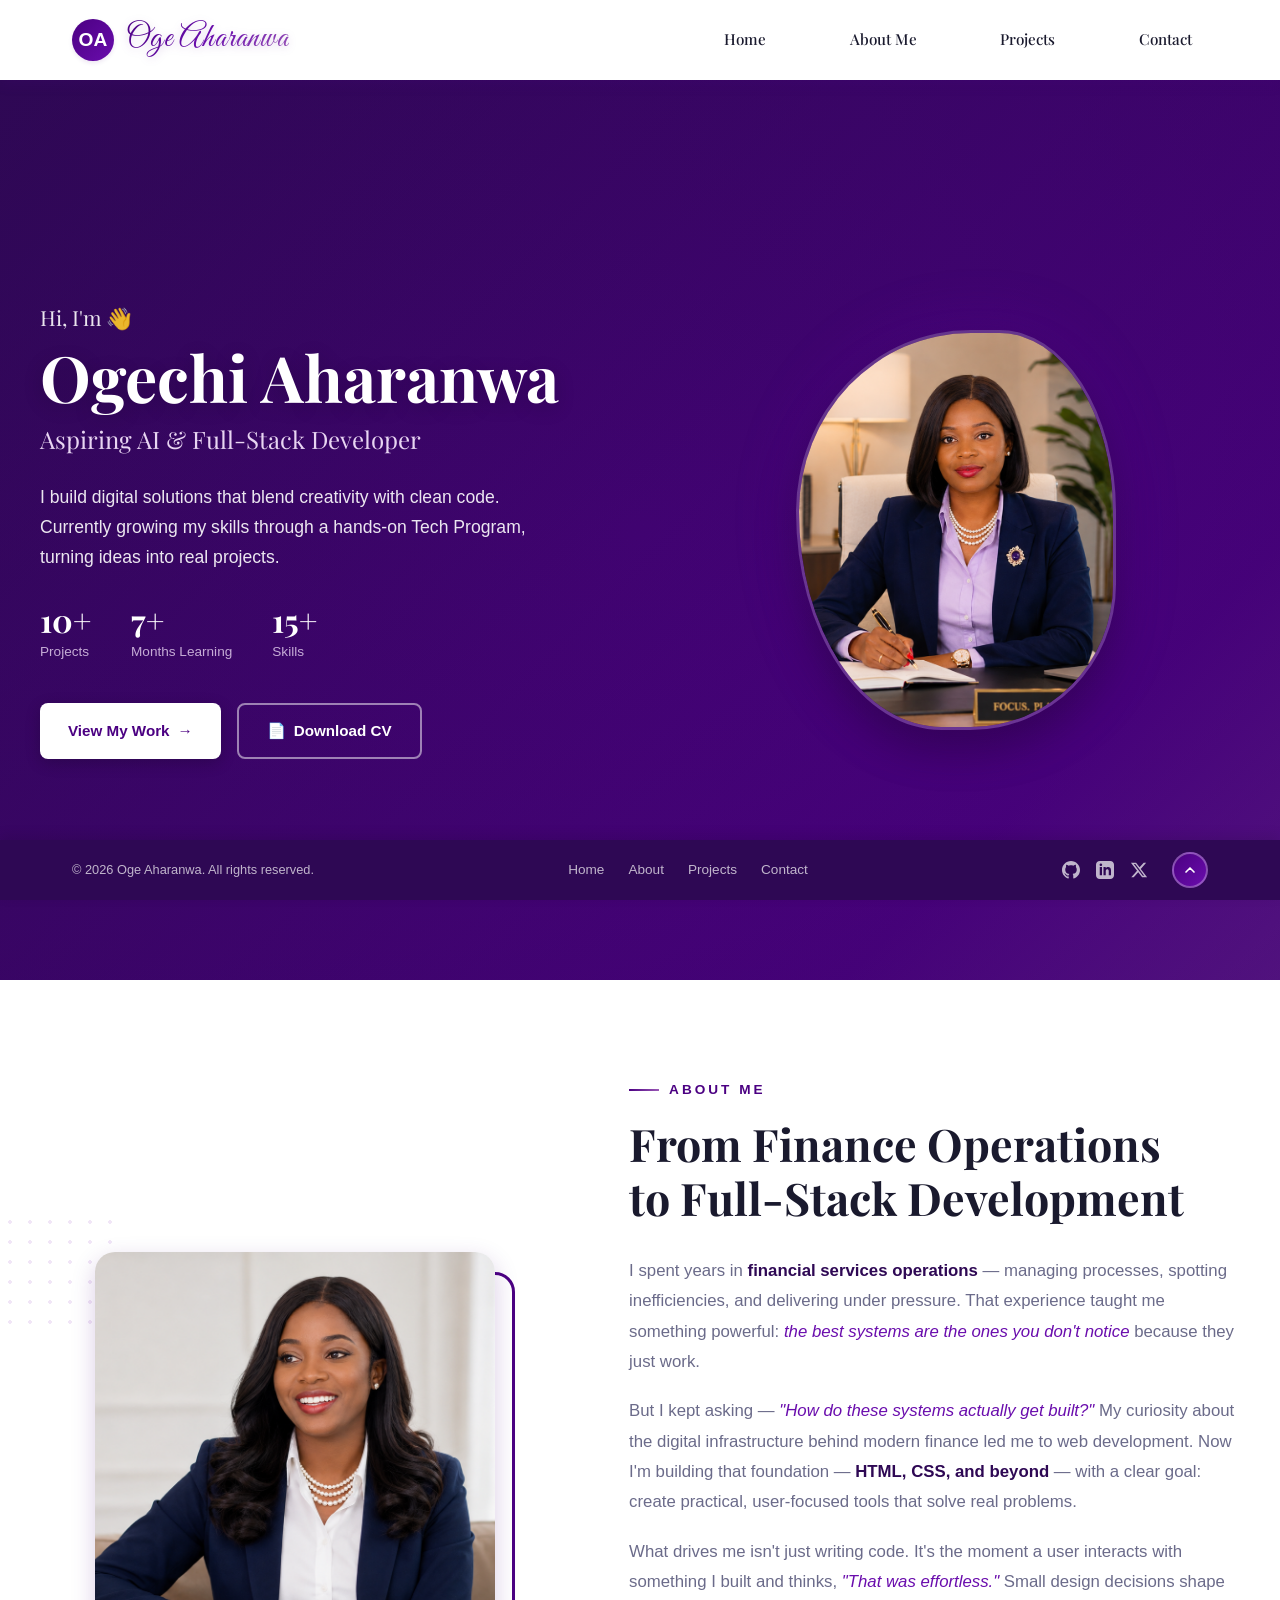
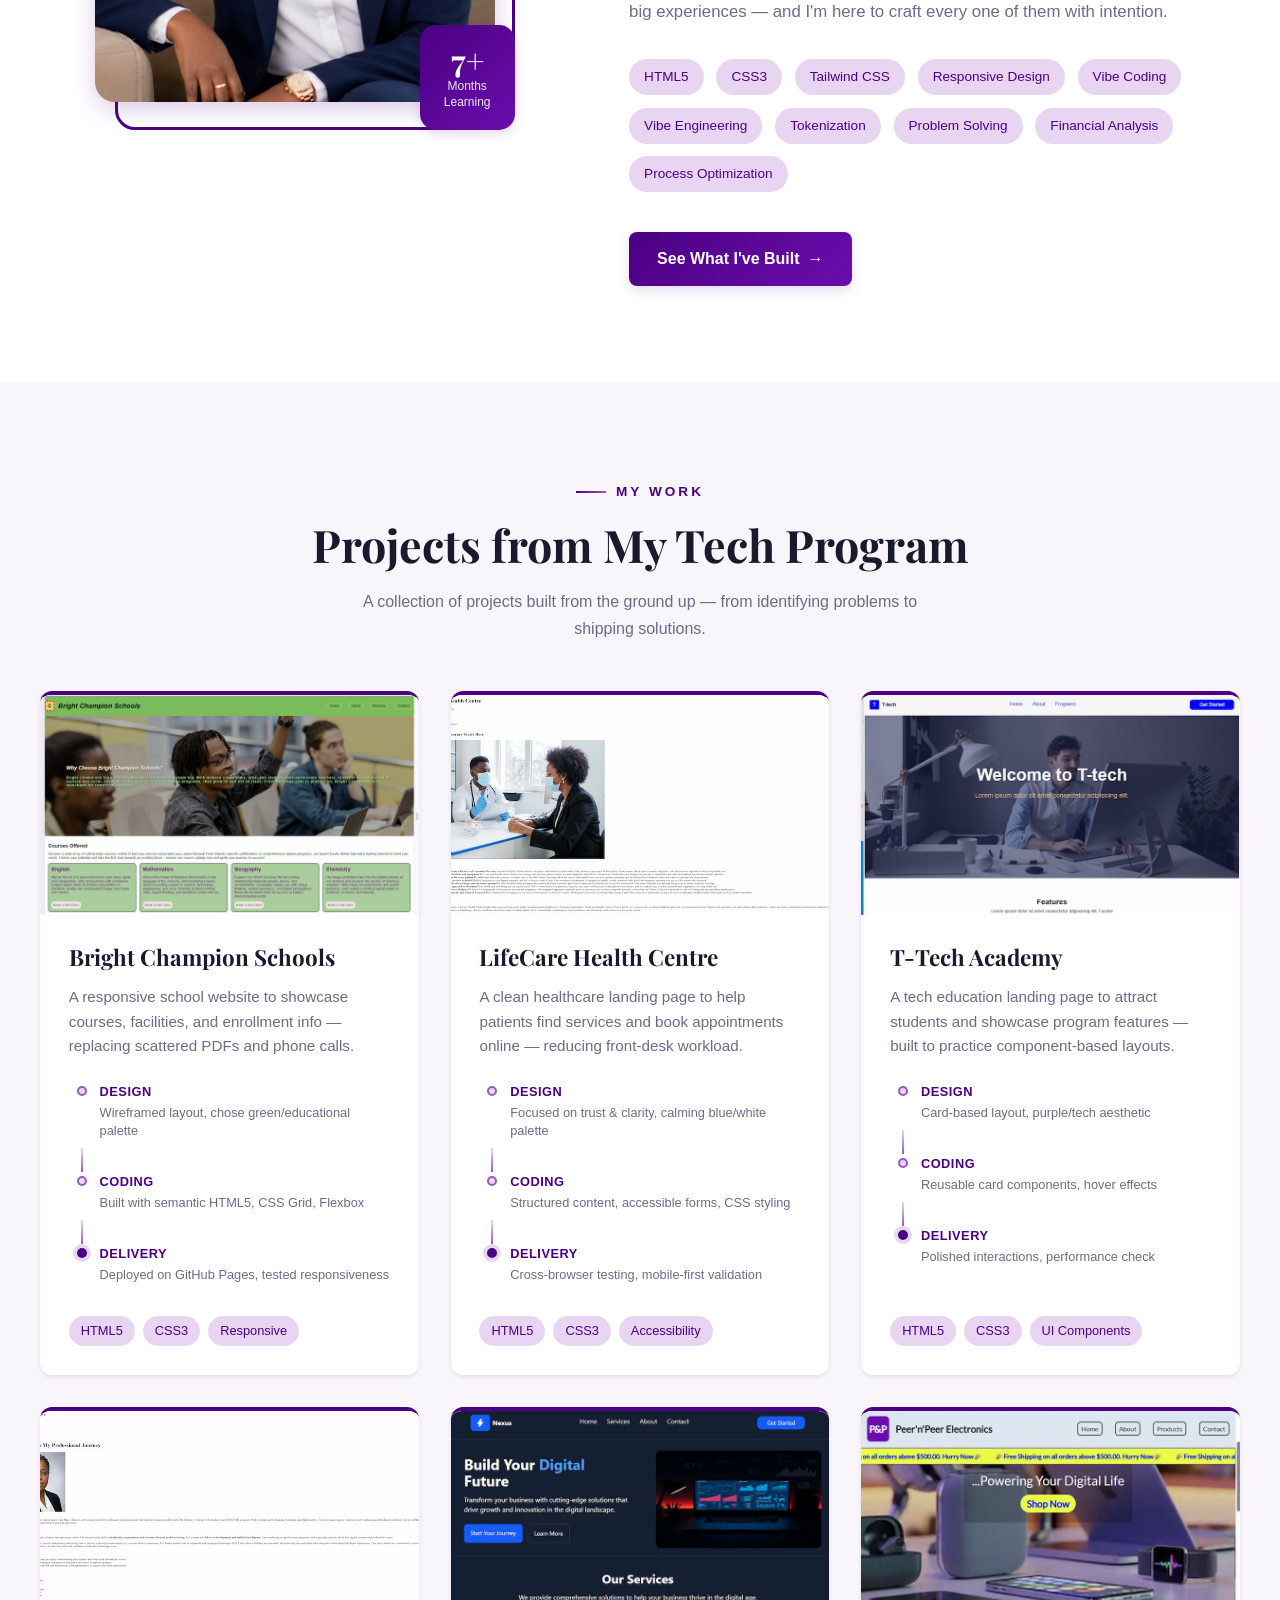
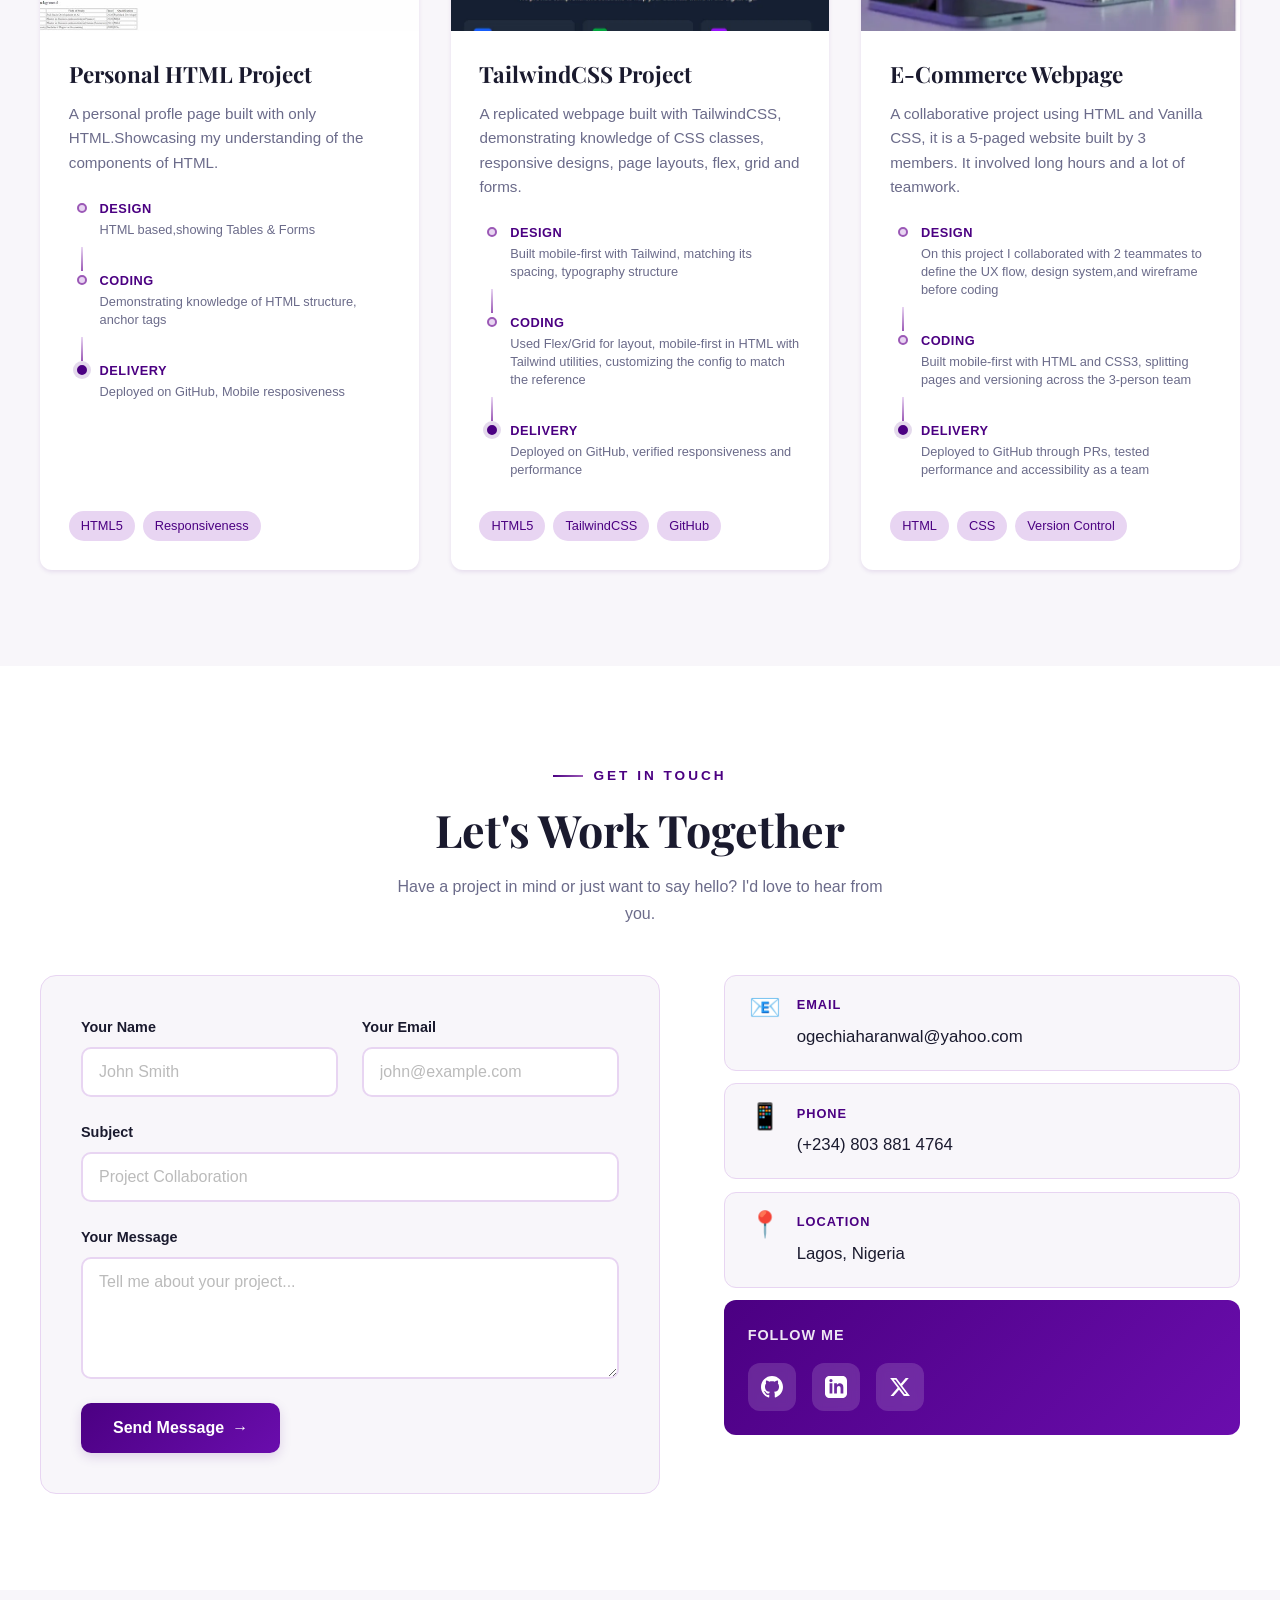
<file: index.html>
<!DOCTYPE html>
<html lang="en">
<head>
    <meta charset="UTF-8">
    <meta name="viewport" content="width=device-width, initial-scale=1.0">
    <title>My Portfolio</title>

    <!-- ============================================
         GOOGLE FONTS PRECONNECT
         ============================================
         These two lines help fonts load faster by 
         setting up a connection to Google's servers
         before the actual font request happens.
    -->
    <link rel="preconnect" href="https://fonts.googleapis.com">
    <link rel="preconnect" href="https://fonts.gstatic.com" crossorigin>

    <!-- ============================================
         LINKING THE EXTERNAL CSS FILE
         ============================================
         This line connects your HTML to the styles.css file.
         Both files should be in the SAME folder for this 
         relative path to work.

         If your CSS is in a "css" subfolder, use:
         href="css/styles.css"
    -->
    <link rel="stylesheet" href="index.css">

</head>
<body>
    <main>

    <!-- ============================================
         NAVIGATION BAR
         ============================================
         - Sticky: stays at top when scrolling
         - Contains: Logo + Name (left) | Nav Links (right)
         - Responsive: Hamburger on mobile, flex row on desktop
    -->
    <nav class="navbar" id="navbar">
        <div class="navbar-inner">
        <!-- Logo & Name (Top Left) -->
            <a href="#home" class="nav-brand">
            <!-- Circular logo with initials -->
            <div class="nav-logo">OA</div>
            <!-- Your name in CALLIGRAPHY -->
            <span class="nav-name">Oge Aharanwa    </span>
            </a>

        <!-- Hamburger Menu Button (Mobile Only) -->
            <button class="hamburger" id="hamburger" aria-label="Toggle navigation menu">
            <span></span>  <!-- Top line -->
            <span></span>  <!-- Middle line -->
            <span></span>  <!-- Bottom line -->
            </button>

        <!-- Navigation Links -->
            <ul class="nav-links" id="navLinks">
            <!-- Each link scrolls to a section on the page -->
            <li><a href="#home">Home</a></li>
            <li><a href="#about">About Me</a>
            </li>
            <li><a href="#projects">Projects</a></li>
            <li><a href="#contact">Contact</a></li>
            </ul>
        </div>
    </nav>

    <!-- ============================================
     HERO SECTION
     ============================================
     Full viewport height (100vh) with animated 
     purple gradient background.

     Layout: Two columns on desktop
     - Left: Text content (greeting, name, tagline, 
       description, stats, CTA buttons)
     - Right: Profile image with purple glow effect

     Responsive: Stacks vertically on mobile
     ============================================ -->
<section id="home" class="hero">

    <!-- Animated gradient background layers -->
    <div class="hero-bg"></div>
    <div class="hero-bg-overlay"></div>

    <!-- Main content container -->
    <div class="hero-container">

        <!-- LEFT COLUMN: Text Content -->
        <div class="hero-content">

            <!-- Greeting with wave emoji -->
            <p class="hero-greeting">Hi, I'm <span class="wave">👋</span></p>

            <!-- Name - Big, bold, clean font -->
            <h1 class="hero-name">Ogechi Aharanwa</h1>

            <!-- Role / Tagline -->
            <p class="hero-role">Aspiring AI & Full-Stack Developer</p>

            <!-- Description paragraph -->
            <p class="hero-description">
                I build digital solutions that blend creativity with clean code. 
                Currently growing my skills through a hands-on Tech Program, 
                turning ideas into real projects.
            </p>

            <!-- Stats row -->
            <div class="hero-stats">
                <div class="stat-item">
                    <span class="stat-number">10+</span>
                    <span class="stat-label">Projects</span>
                </div>
                <div class="stat-item">
                    <span class="stat-number">7+</span>
                    <span class="stat-label">Months Learning</span>
                </div>
                <div class="stat-item">
                    <span class="stat-number">15+</span>
                    <span class="stat-label">Skills</span>
                </div>
            </div>

            <!-- CTA Buttons -->
            <div class="hero-buttons">
                <!-- Primary: White bg, purple text -->
                <a href="#projects" class="btn btn-primary">
                    View My Work <span class="arrow">→</span>
                </a>
                <!-- Secondary: Transparent, white border -->
                <a href="./files/cv-ogechi-aharanwa.pdf" class="btn btn-secondary" target="_blank" rel="noopener noreferrer">
                    <span class="icon">📄</span> Download CV
                </a>
            </div>

        </div>

        <!-- RIGHT COLUMN: Profile Image -->
        <div class="hero-image-wrapper">
            <!-- Purple glow behind image -->
            <div class="image-glow"></div>
            <!-- Profile image with rounded blob shape -->
            <div class="hero-image">
                <!-- Replace 'your-photo.jpg' with your actual image file -->
                <img src="./images/hero-img.tailwindcss.png" alt="Ogechi Aharanwa - Aspiring Full-Stack Developer">
            </div>
        </div>

    </div>

</section>

<!--ABOUT ME SECTION
     Two-column layout: Image/Visual left, Text right.
     Highlights your journey from finance to tech.-->
<section id="about" class="about">

    <div class="about-container">

        <!-- LEFT COLUMN: Visual Element -->
        <div class="about-visual">
            <!-- Decorative frame with purple accent -->
            <div class="about-frame">
                <!-- Replace 'about-photo.jpg' with your actual image -->
                <img src="./images/Mee2.png" alt="Ogechi working">
                <!-- Floating badge with experience -->
                <div class="about-badge">
                    <span class="badge-number">7+</span>
                    <span class="badge-text">Months<br>Learning</span>
                </div>
            </div>
            <!-- Decorative dots pattern -->
            <div class="about-dots"></div>
        </div>

        <!-- RIGHT COLUMN: Text Content -->
        <div class="about-content">

            <!-- Section label -->
            <span class="section-label">About Me</span>

            <!-- Headline -->
            <h2 class="about-headline">
                From Finance Operations<br>to Full-Stack Development
            </h2>

            <!-- Bio paragraphs -->
            <div class="about-bio">
                <p>
                    I spent years in <strong>financial services operations</strong> — managing processes, 
                    spotting inefficiencies, and delivering under pressure. That experience taught me 
                    something powerful: <em>the best systems are the ones you don't notice</em> because 
                    they just work.
                </p>

                <p>
                    But I kept asking — <em>"How do these systems actually get built?"</em> My curiosity 
                    about the digital infrastructure behind modern finance led me to web development. 
                    Now I'm building that foundation — <strong>HTML, CSS, and beyond</strong> — with a 
                    clear goal: create practical, user-focused tools that solve real problems.
                </p>

                <p>
                    What drives me isn't just writing code. It's the moment a user interacts with 
                    something I built and thinks, <em>"That was effortless."</em> Small design decisions 
                    shape big experiences — and I'm here to craft every one of them with intention.
                </p>
            </div>

            <!-- Skills tags -->
            <div class="about-skills">
                <span class="skill-tag">HTML5</span>
                <span class="skill-tag">CSS3</span>
                <span class="skill-tag">Tailwind CSS</span>
                <span class="skill-tag">Responsive Design</span>
                <span class="skill-tag">Vibe Coding</span>
                <span class="skill-tag">Vibe Engineering</span>
                <span class="skill-tag">Tokenization</span>
                <span class="skill-tag">Problem Solving</span>
                <span class="skill-tag">Financial Analysis</span>
                <span class="skill-tag">Process Optimization</span>
            </div>

            <!-- CTA -->
            <a href="#projects" class="about-cta">
                See What I've Built <span class="arrow">→</span>
            </a>

        </div>

    </div>

</section>
<!-- ============================================
     PROJECTS GRID SECTION
     ============================================
     Responsive 3-column grid showcasing Tech Program
     projects. Each card shows the full journey:
     Design → Coding → Delivery.

     Layout: 3 cols (desktop), 2 cols (tablet), 1 col (mobile)
     ============================================ -->
<section id="projects" class="projects">

    <div class="projects-container">

        <!-- Section Header -->
        <div class="projects-header">
            <span class="section-label">My Work</span>
            <h2 class="projects-title">Projects from My Tech Program</h2>
            <p class="projects-subtitle">
                A collection of projects built from the ground up — 
                from identifying problems to shipping solutions.
            </p>
        </div>

        <!-- Projects Grid -->
        <div class="projects-grid">

            <!-- PROJECT 1: Bright Champion Schools -->
            <article class="project-card">
                <div class="project-image">
                    <img src="./images/bright-champions-schs-html.jpg" 
                         alt="Bright Champion Schools website screenshot"
                         loading="lazy">
                    <!-- Overlay on hover -->
                    <div class="project-overlay">
                        <a href="#" class="project-link" target="_blank" rel="noopener">
                            View Live <span class="arrow">→</span>
                        </a>
                    </div>
                </div>
                <div class="project-content">
                    <h3 class="project-name">Bright Champion Schools</h3>
                    <p class="project-summary">
                        A responsive school website to showcase courses, facilities, 
                        and enrollment info — replacing scattered PDFs and phone calls.
                    </p>

                    <!-- Journey Timeline -->
                    <div class="project-journey">
                        <div class="journey-step">
                            <span class="step-dot"></span>
                            <div class="step-info">
                                <span class="step-label">Design</span>
                                <span class="step-desc">Wireframed layout, chose green/educational palette</span>
                            </div>
                        </div>
                        <div class="journey-line"></div>
                        <div class="journey-step">
                            <span class="step-dot"></span>
                            <div class="step-info">
                                <span class="step-label">Coding</span>
                                <span class="step-desc">Built with semantic HTML5, CSS Grid, Flexbox</span>
                            </div>
                        </div>
                        <div class="journey-line"></div>
                        <div class="journey-step">
                            <span class="step-dot active"></span>
                            <div class="step-info">
                                <span class="step-label">Delivery</span>
                                <span class="step-desc">Deployed on GitHub Pages, tested responsiveness</span>
                            </div>
                        </div>
                    </div>

                    <!-- Tech Tags -->
                    <div class="project-tags">
                        <span class="tag">HTML5</span>
                        <span class="tag">CSS3</span>
                        <span class="tag">Responsive</span>
                    </div>
                </div>
            </article>

            <!-- PROJECT 2: LifeCare Health Centre -->
            <article class="project-card">
                <div class="project-image">
                    <img src="./images/lifecare-health-center-html.jpg" 
                         alt="LifeCare Health Centre website screenshot"
                         loading="lazy">
                    <div class="project-overlay">
                        <a href="#" class="project-link" target="_blank" rel="noopener">
                            View Live <span class="arrow">→</span>
                        </a>
                    </div>
                </div>
                <div class="project-content">
                    <h3 class="project-name">LifeCare Health Centre</h3>
                    <p class="project-summary">
                        A clean healthcare landing page to help patients find services 
                        and book appointments online — reducing front-desk workload.
                    </p>

                    <div class="project-journey">
                        <div class="journey-step">
                            <span class="step-dot"></span>
                            <div class="step-info">
                                <span class="step-label">Design</span>
                                <span class="step-desc">Focused on trust & clarity, calming blue/white palette</span>
                            </div>
                        </div>
                        <div class="journey-line"></div>
                        <div class="journey-step">
                            <span class="step-dot"></span>
                            <div class="step-info">
                                <span class="step-label">Coding</span>
                                <span class="step-desc">Structured content, accessible forms, CSS styling</span>
                            </div>
                        </div>
                        <div class="journey-line"></div>
                        <div class="journey-step">
                            <span class="step-dot active"></span>
                            <div class="step-info">
                                <span class="step-label">Delivery</span>
                                <span class="step-desc">Cross-browser testing, mobile-first validation</span>
                            </div>
                        </div>
                    </div>

                    <div class="project-tags">
                        <span class="tag">HTML5</span>
                        <span class="tag">CSS3</span>
                        <span class="tag">Accessibility</span>
                    </div>
                </div>
            </article>

            <!-- PROJECT 3: T-Tech Academy -->
            <article class="project-card">
                <div class="project-image">
                    <img src="./images/t-tech-academy-webpage.jpg" 
                         alt="T-Tech Academy website screenshot"
                         loading="lazy">
                    <div class="project-overlay">
                        <a href="#" class="project-link" target="_blank" rel="noopener">
                            View Live <span class="arrow">→</span>
                        </a>
                    </div>
                </div>
                <div class="project-content">
                    <h3 class="project-name">T-Tech Academy</h3>
                    <p class="project-summary">
                        A tech education landing page to attract students and showcase 
                        program features — built to practice component-based layouts.
                    </p>

                    <div class="project-journey">
                        <div class="journey-step">
                            <span class="step-dot"></span>
                            <div class="step-info">
                                <span class="step-label">Design</span>
                                <span class="step-desc">Card-based layout, purple/tech aesthetic</span>
                            </div>
                        </div>
                        <div class="journey-line"></div>
                        <div class="journey-step">
                            <span class="step-dot"></span>
                            <div class="step-info">
                                <span class="step-label">Coding</span>
                                <span class="step-desc">Reusable card components, hover effects</span>
                            </div>
                        </div>
                        <div class="journey-line"></div>
                        <div class="journey-step">
                            <span class="step-dot active"></span>
                            <div class="step-info">
                                <span class="step-label">Delivery</span>
                                <span class="step-desc">Polished interactions, performance check</span>
                            </div>
                        </div>
                    </div>

                    <div class="project-tags">
                        <span class="tag">HTML5</span>
                        <span class="tag">CSS3</span>
                        <span class="tag">UI Components</span>
                    </div>
                </div>
            </article>

            <!-- PROJECT 4:My Personal HTML Project -->
            <article class="project-card">
                
                <div class="project-image project-4-image">
                        <img src="./images/personal-html-project.jpg"
                        alt="My Personal HTML Project">
                        <div class="project-overlay">
                            <a href="#" class="project-link" target="_blank" rel="noopener">
                            View Live <span class="arrow">→</span>
                            </a>
                       </div>
                    
                </div>
                <div class="project-content">
                    <h3 class="project-name">Personal HTML Project</h3>
                    <p class="project-summary">
                        A personal profle page built with only HTML.Showcasing my understanding of the components of HTML. 
                    </p>

                    <div class="project-journey">
                        <div class="journey-step">
                            <span class="step-dot"></span>
                            <div class="step-info">
                                <span class="step-label">Design</span>
                                <span class="step-desc">HTML based,showing Tables & Forms</span>
                            </div>
                        </div>
                        <div class="journey-line"></div>
                        <div class="journey-step">
                            <span class="step-dot"></span>
                            <div class="step-info">
                                <span class="step-label">Coding</span>
                                <span class="step-desc">Demonstrating knowledge of HTML structure,  anchor tags</span>
                            </div>
                        </div>
                        <div class="journey-line"></div>
                        <div class="journey-step">
                            <span class="step-dot active"></span>
                            <div class="step-info">
                                <span class="step-label">Delivery</span>
                                <span class="step-desc">Deployed on GitHub, Mobile resposiveness</span>
                            </div>
                        </div>
                    </div>

                    <div class="project-tags">
                        <span class="tag">HTML5</span>
                        <span class="tag">Responsiveness</span>
                    </div>
                </div>
            </article>

            <!-- PROJECT 5: PLACEHOLDER -->
            <article class="project-card">
                <div class="project-image">
                    <img src="./images/nexus-css-project.webp"
                    alt="Tailwind CSS Project" loading="lazy">
                    <div class="project-overlay">
                     <a href="#" class="project-link"target="_blank" rel="noopener">
                     View Live <span class="arrow">→</span>
                     </a>
                    </div>
                    
                </div>
                <div class="project-content">
                    <h3 class="project-name">TailwindCSS Project</h3>
                    <p class="project-summary">
                        A replicated webpage built with TailwindCSS, demonstrating knowledge of CSS classes, responsive designs, page layouts, flex, grid and forms. 
                        
                    </p>

                    <div class="project-journey">
                        <div class="journey-step">
                            <span class="step-dot"></span>
                            <div class="step-info">
                                <span class="step-label">Design</span>
                                <span class="step-desc">Built mobile-first with Tailwind, matching its spacing, typography structure</span>
                            </div>
                        </div>
                        <div class="journey-line"></div>
                        <div class="journey-step">
                            <span class="step-dot"></span>
                            <div class="step-info">
                                <span class="step-label">Coding</span>
                                <span class="step-desc">Used Flex/Grid for layout, mobile-first in HTML with Tailwind utilities, customizing the config to match the reference</span>
                            </div>
                        </div>
                        <div class="journey-line"></div>
                        <div class="journey-step">
                            <span class="step-dot active"></span>
                            <div class="step-info">
                                <span class="step-label">Delivery</span>
                                <span class="step-desc">Deployed on GitHub, verified responsiveness and performance</span>
                            </div>
                        </div>
                    </div>

                    <div class="project-tags">
                        <span class="tag">HTML5</span>
                        <span class="tag">TailwindCSS</span>
                        <span class="tag">GitHub</span>
                    </div>
                </div>
            </article>

            <!-- PROJECT 6: PLACEHOLDER -->
            <article class="project-card">
                <div class="project-image">
                  <img src="./images/peer'n'peer-electronics.webp"alt="Peer'n'Peer Electronics webpage" loading="lazy">

                  <div class="project-overlay">
                  <a href="#" class="project-link"target="_blank"rel="noopener">
                  View Live <span class="arrow">→</span>   
                  </a>
                  </div>
            </div>
                <div class="project-content">
                    <h3 class="project-name">E-Commerce Webpage</h3>
                    <p class="project-summary">
                        A collaborative project using HTML and Vanilla CSS, it is a 5-paged website built by 3 members. It involved long hours and a lot of teamwork.
                    </p>

                    <div class="project-journey">
                        <div class="journey-step">
                            <span class="step-dot"></span>
                            <div class="step-info">
                                <span class="step-label">Design</span>
                                <span class="step-desc">On this project I collaborated with 2 teammates to define the UX flow, design system,and wireframe before coding</span>
                            </div>
                        </div>
                        <div class="journey-line"></div>
                        <div class="journey-step">
                            <span class="step-dot"></span>
                            <div class="step-info">
                                <span class="step-label">Coding</span>
                                <span class="step-desc">Built mobile-first with HTML and CSS3, splitting pages and versioning across the 3-person team</span>
                            </div>
                        </div>
                        <div class="journey-line"></div>
                        <div class="journey-step">
                            <span class="step-dot active"></span>
                            <div class="step-info">
                                <span class="step-label">Delivery</span>
                                <span class="step-desc">Deployed to GitHub through PRs, tested performance and accessibility as a team</span>
                            </div>
                        </div>
                    </div>

                    <div class="project-tags">
                        <span class="tag">HTML</span>
                        <span class="tag">CSS</span>
                        <span class="tag">Version Control</span>
                    </div>
                </div>
            </article>

        </div>

    </div>

</section>
<!-- ============================================
     CONTACT SECTION
     ============================================
     Full contact form + info before the sticky footer.
     Two-column layout: Form (left) + Info (right).
     ============================================ -->
<section id="contact" class="contact-section">
    <div class="contact-container">

        <!-- Section Header -->
        <div class="contact-header">
            <span class="section-label">Get In Touch</span>
            <h2 class="contact-title">Let's Work Together</h2>
            <p class="contact-subtitle">
                Have a project in mind or just want to say hello? 
                I'd love to hear from you.
            </p>
        </div>

        <div class="contact-grid">

            <!-- LEFT: Contact Form -->
            <div class="contact-form-wrapper">
                <form class="contact-form" action="#" method="POST">
                    <div class="form-row">
                        <div class="form-group">
                            <label for="name">Your Name</label>
                            <input type="text" id="name" name="name" placeholder="John Smith" required>
                        </div>
                        <div class="form-group">
                            <label for="email">Your Email</label>
                            <input type="email" id="email" name="email" placeholder="john@example.com" required>
                        </div>
                    </div>

                    <div class="form-group">
                        <label for="subject">Subject</label>
                        <input type="text" id="subject" name="subject" placeholder="Project Collaboration" required>
                    </div>

                    <div class="form-group">
                        <label for="message">Your Message</label>
                        <textarea id="message" name="message" rows="5" placeholder="Tell me about your project..." required></textarea>
                    </div>

                    <button type="submit" class="form-submit">
                        Send Message <span class="arrow">→</span>
                    </button>
                </form>
            </div>

            <!-- RIGHT: Contact Info -->
            <div class="contact-info">

                <div class="info-card">
                    <div class="info-icon">📧</div>
                    <div class="info-details">
                        <h4>Email</h4>
                        <a href="mailto:ogechiaharanwal@yahoo.com">ogechiaharanwal@yahoo.com</a>
                    </div>
                </div>

                <div class="info-card">
                    <div class="info-icon">📱</div>
                    <div class="info-details">
                        <h4>Phone</h4>
                        <a href="tel:+1234567890"> (+234)
                            803 881 4764</a>
                    </div>
                </div>

                <div class="info-card">
                    <div class="info-icon">📍</div>
                    <div class="info-details">
                        <h4>Location</h4>
                        <span>Lagos, Nigeria</span>
                    </div>
                </div>

                <!-- Social Links (Large) -->
                <div class="contact-social">
                    <h4>Follow Me</h4>
                    <div class="social-links-large">
                        <a href="#" class="social-link" aria-label="GitHub" target="_blank" rel="noopener">
                            <svg width="24" height="24" viewBox="0 0 24 24" fill="currentColor"><path d="M12 0c-6.626 0-12 5.373-12 12 0 5.302 3.438 9.8 8.207 11.387.599.111.793-.261.793-.577v-2.234c-3.338.726-4.033-1.416-4.033-1.416-.546-1.387-1.333-1.756-1.333-1.756-1.089-.745.083-.729.083-.729 1.205.084 1.839 1.237 1.839 1.237 1.07 1.834 2.807 1.304 3.492.997.107-.775.418-1.305.762-1.604-2.665-.305-5.467-1.334-5.467-5.931 0-1.311.469-2.381 1.236-3.221-.124-.303-.535-1.524.117-3.176 0 0 1.008-.322 3.301 1.23.957-.266 1.983-.399 3.003-.404 1.02.005 2.047.138 3.006.404 2.291-1.552 3.297-1.23 3.297-1.23.653 1.653.242 2.874.118 3.176.77.84 1.235 1.911 1.235 3.221 0 4.609-2.807 5.624-5.479 5.921.43.372.823 1.102.823 2.222v3.293c0 .319.192.694.801.576 4.765-1.589 8.199-6.086 8.199-11.386 0-6.627-5.373-12-12-12z"/></svg>
                        </a>
                        <a href="#" class="social-link" aria-label="LinkedIn" target="_blank" rel="noopener">
                            <svg width="24" height="24" viewBox="0 0 24 24" fill="currentColor"><path d="M19 0h-14c-2.761 0-5 2.239-5 5v14c0 2.761 2.239 5 5 5h14c2.762 0 5-2.239 5-5v-14c0-2.761-2.238-5-5-5zm-11 19h-3v-11h3v11zm-1.5-12.268c-.966 0-1.75-.79-1.75-1.764s.784-1.764 1.75-1.764 1.75.79 1.75 1.764-.783 1.764-1.75 1.764zm13.5 12.268h-3v-5.604c0-3.368-4-3.113-4 0v5.604h-3v-11h3v1.765c1.396-2.586 7-2.777 7 2.476v6.759z"/></svg>
                        </a>
                        <a href="#" class="social-link" aria-label="Twitter" target="_blank" rel="noopener">
                            <svg width="24" height="24" viewBox="0 0 24 24" fill="currentColor"><path d="M18.244 2.25h3.308l-7.227 8.26 8.502 11.24H16.17l-5.214-6.817L4.99 21.75H1.68l7.73-8.835L1.254 2.25H8.08l4.713 6.231zm-1.161 17.52h1.833L7.084 4.126H5.117z"/></svg>
                        </a>
                    </div>
                </div>

            </div>

        </div>

    </div>
</section>
</main>
<!-- ============================================
     STICKY FOOTER - 
     ============================================
     Dark purple, slim, always visible at bottom.
     Now includes: Quick Links, Back to Top button.
     ============================================ -->
<footer class="footer">
    <div class="footer-container">

        <!-- Left: Copyright -->
        <div class="footer-copyright">
            <span>© 2026 Oge Aharanwa. All rights reserved.</span>
        </div>

        <!-- Center: Quick Links -->
        <nav class="footer-quick-links" aria-label="Footer navigation">
            <a href="#home">Home</a>
            <a href="#about">About</a>
            <a href="#projects">Projects</a>
            <a href="#contact">Contact</a>
        </nav>

        <!-- Right: Social Icons + Back to Top -->
        <div class="footer-right">
            <div class="footer-social">
                <a href="#" aria-label="GitHub" target="_blank" rel="noopener">
                    <svg width="18" height="18" viewBox="0 0 24 24" fill="currentColor"><path d="M12 0c-6.626 0-12 5.373-12 12 0 5.302 3.438 9.8 8.207 11.387.599.111.793-.261.793-.577v-2.234c-3.338.726-4.033-1.416-4.033-1.416-.546-1.387-1.333-1.756-1.333-1.756-1.089-.745.083-.729.083-.729 1.205.084 1.839 1.237 1.839 1.237 1.07 1.834 2.807 1.304 3.492.997.107-.775.418-1.305.762-1.604-2.665-.305-5.467-1.334-5.467-5.931 0-1.311.469-2.381 1.236-3.221-.124-.303-.535-1.524.117-3.176 0 0 1.008-.322 3.301 1.23.957-.266 1.983-.399 3.003-.404 1.02.005 2.047.138 3.006.404 2.291-1.552 3.297-1.23 3.297-1.23.653 1.653.242 2.874.118 3.176.77.84 1.235 1.911 1.235 3.221 0 4.609-2.807 5.624-5.479 5.921.43.372.823 1.102.823 2.222v3.293c0 .319.192.694.801.576 4.765-1.589 8.199-6.086 8.199-11.386 0-6.627-5.373-12-12-12z"/></svg>
                </a>
                <a href="#" aria-label="LinkedIn" target="_blank" rel="noopener">
                    <svg width="18" height="18" viewBox="0 0 24 24" fill="currentColor"><path d="M19 0h-14c-2.761 0-5 2.239-5 5v14c0 2.761 2.239 5 5 5h14c2.762 0 5-2.239 5-5v-14c0-2.761-2.238-5-5-5zm-11 19h-3v-11h3v11zm-1.5-12.268c-.966 0-1.75-.79-1.75-1.764s.784-1.764 1.75-1.764 1.75.79 1.75 1.764-.783 1.764-1.75 1.764zm13.5 12.268h-3v-5.604c0-3.368-4-3.113-4 0v5.604h-3v-11h3v1.765c1.396-2.586 7-2.777 7 2.476v6.759z"/></svg>
                </a>
                <a href="#" aria-label="Twitter" target="_blank" rel="noopener">
                    <svg width="18" height="18" viewBox="0 0 24 24" fill="currentColor"><path d="M18.244 2.25h3.308l-7.227 8.26 8.502 11.24H16.17l-5.214-6.817L4.99 21.75H1.68l7.73-8.835L1.254 2.25H8.08l4.713 6.231zm-1.161 17.52h1.833L7.084 4.126H5.117z"/></svg>
                </a>
            </div>

            <!-- Back to Top Button -->
            <button type="button" class="back-to-top" id="backToTop" aria-label="Back to top">
                <svg width="16" height="16" viewBox="0 0 24 24" fill="none" stroke="currentColor" stroke-width="2.5" stroke-linecap="round" stroke-linejoin="round">
                    <polyline points="18 15 12 9 6 15"></polyline>
                </svg>
            </button>
        </div>

    </div>
</footer>


    <!-- ============================================
         JAVASCRIPT - HAMBURGER MENU TOGGLE
         ============================================
         This small script makes the hamburger button
         work. When clicked, it shows/hides the menu.

         NOTE: For a beginner project, keeping a small
         amount of JS in the HTML is fine. For larger
         projects, you'd move this to a separate 
         "script.js" file too.
    -->
    <script>
        // Get references to the HTML elements we need
        const hamburger = document.getElementById('hamburger');
        const navLinks = document.getElementById('navLinks');

        // When hamburger is clicked, toggle the menu
        hamburger.addEventListener('click', () => {
            // Toggle the 'active' class on both elements
            // This controls visibility (CSS handles the animation)
            hamburger.classList.toggle('active');
            navLinks.classList.toggle('active');
        });

        // Close mobile menu when a link is clicked
        const links = document.querySelectorAll('.nav-links a');
        links.forEach(link => {
            link.addEventListener('click', () => {
                // Only close if we're on mobile (menu is active)
                if (navLinks.classList.contains('active')) {
                    hamburger.classList.remove('active');
                    navLinks.classList.remove('active');
                }
            });
        });
        // Back to top Code
    const backToTopBtn = document.getElementById('backToTop');
    backToTopBtn.addEventListener('click', () => {
        window.scrollTo({ top: 0, behavior: 'smooth' });
    });
    </script>

</body>
</html>
</file>
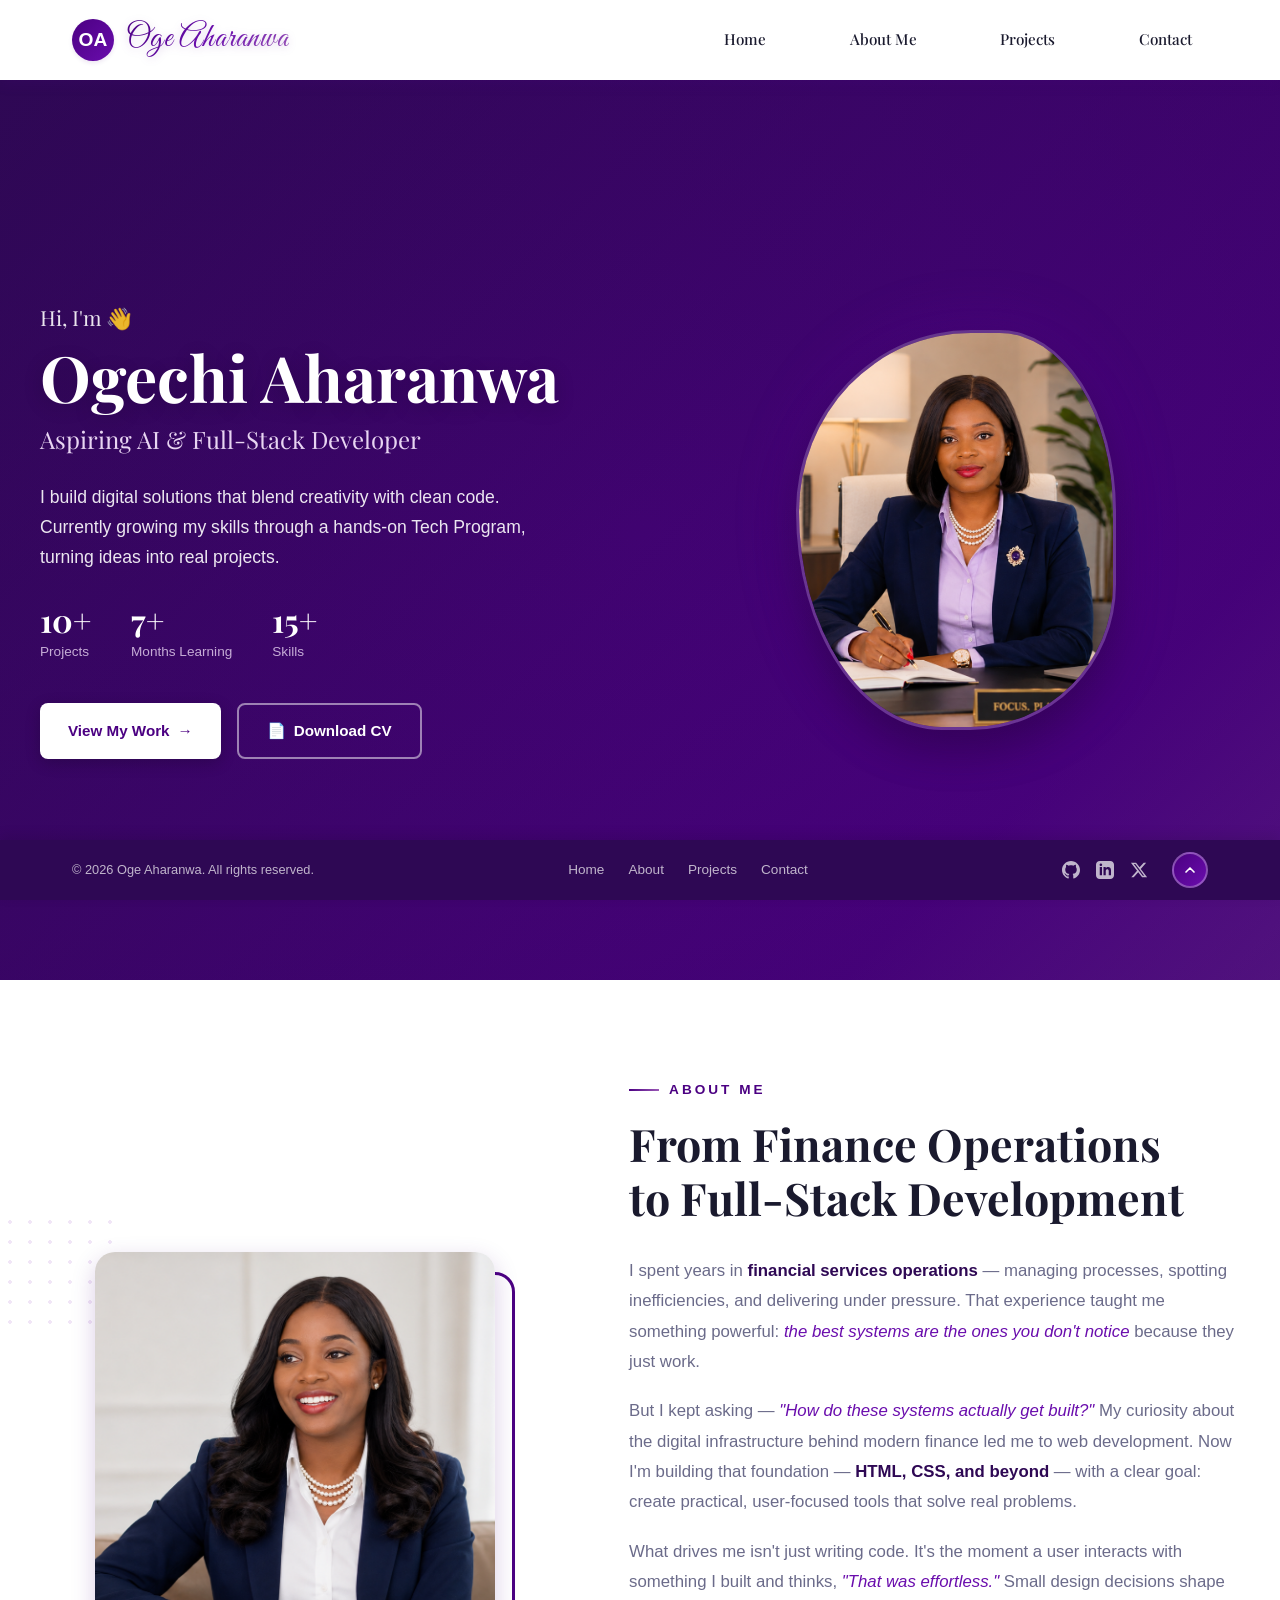
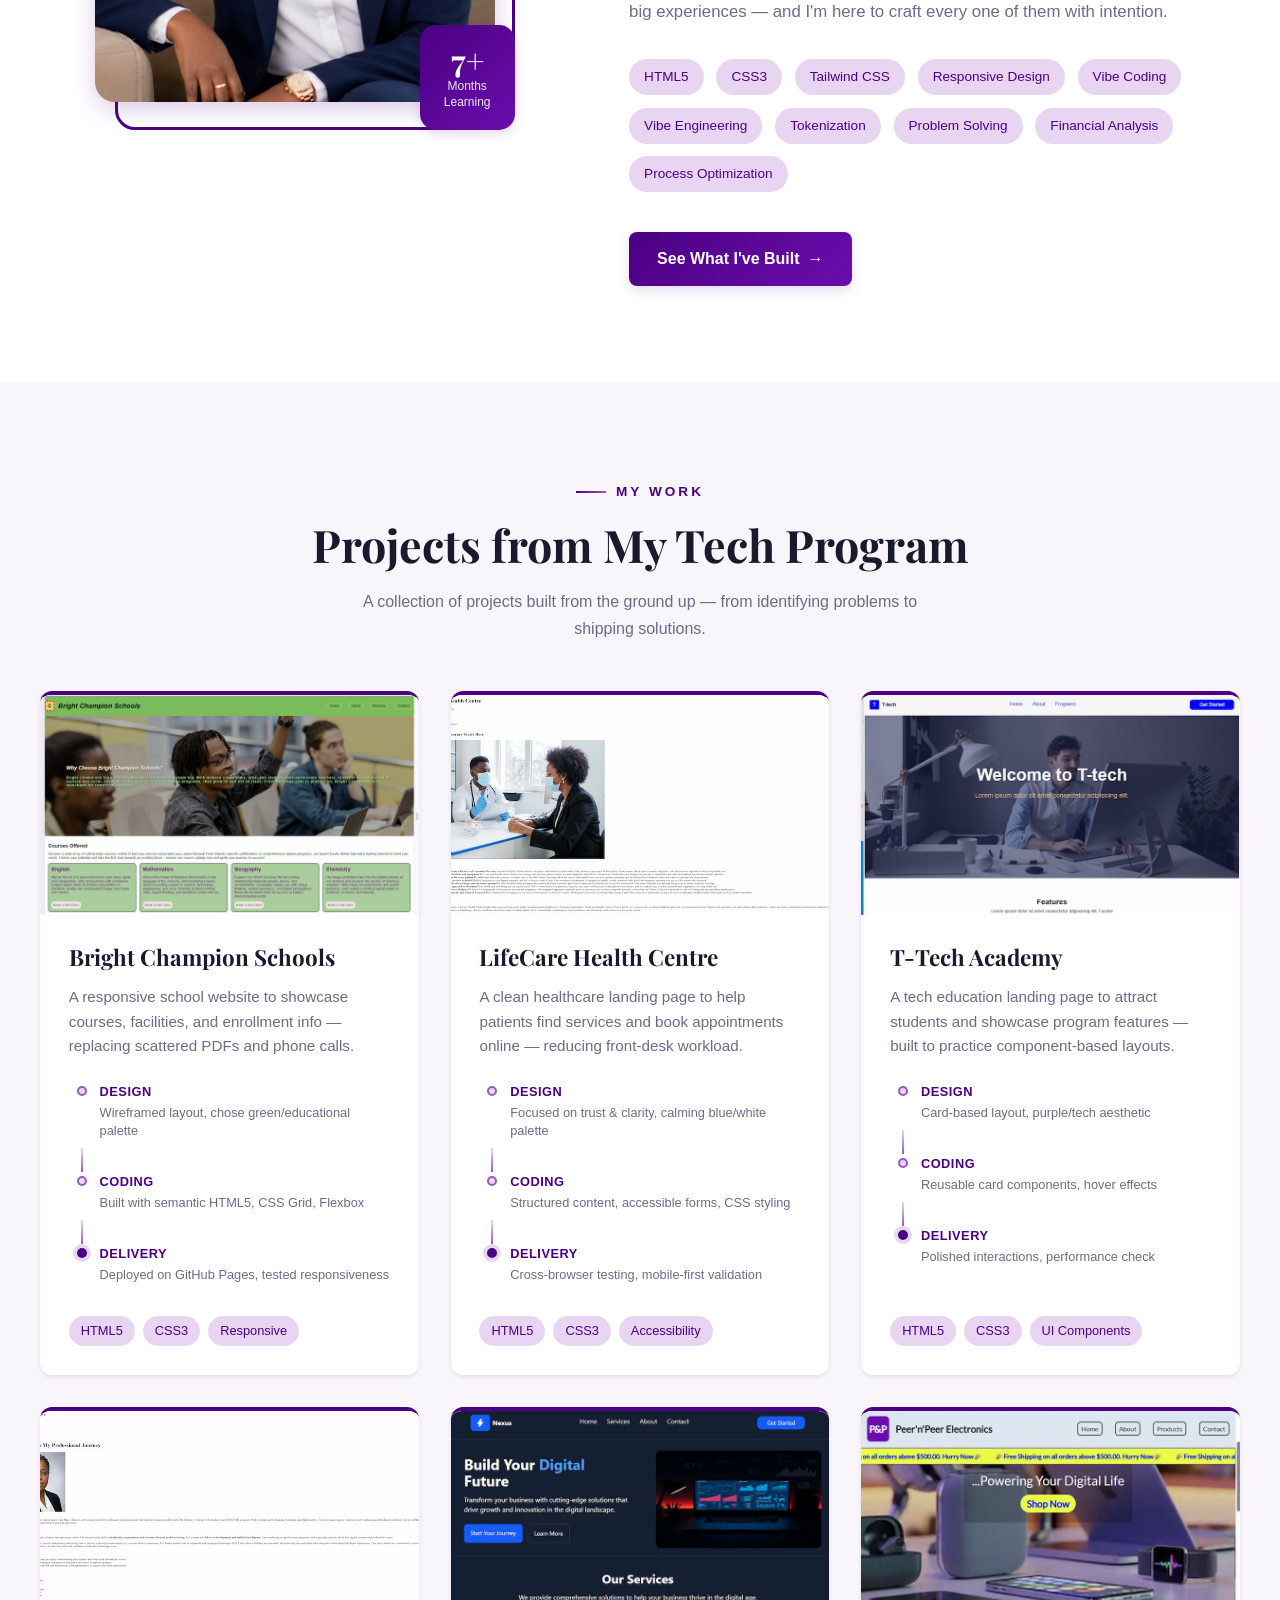
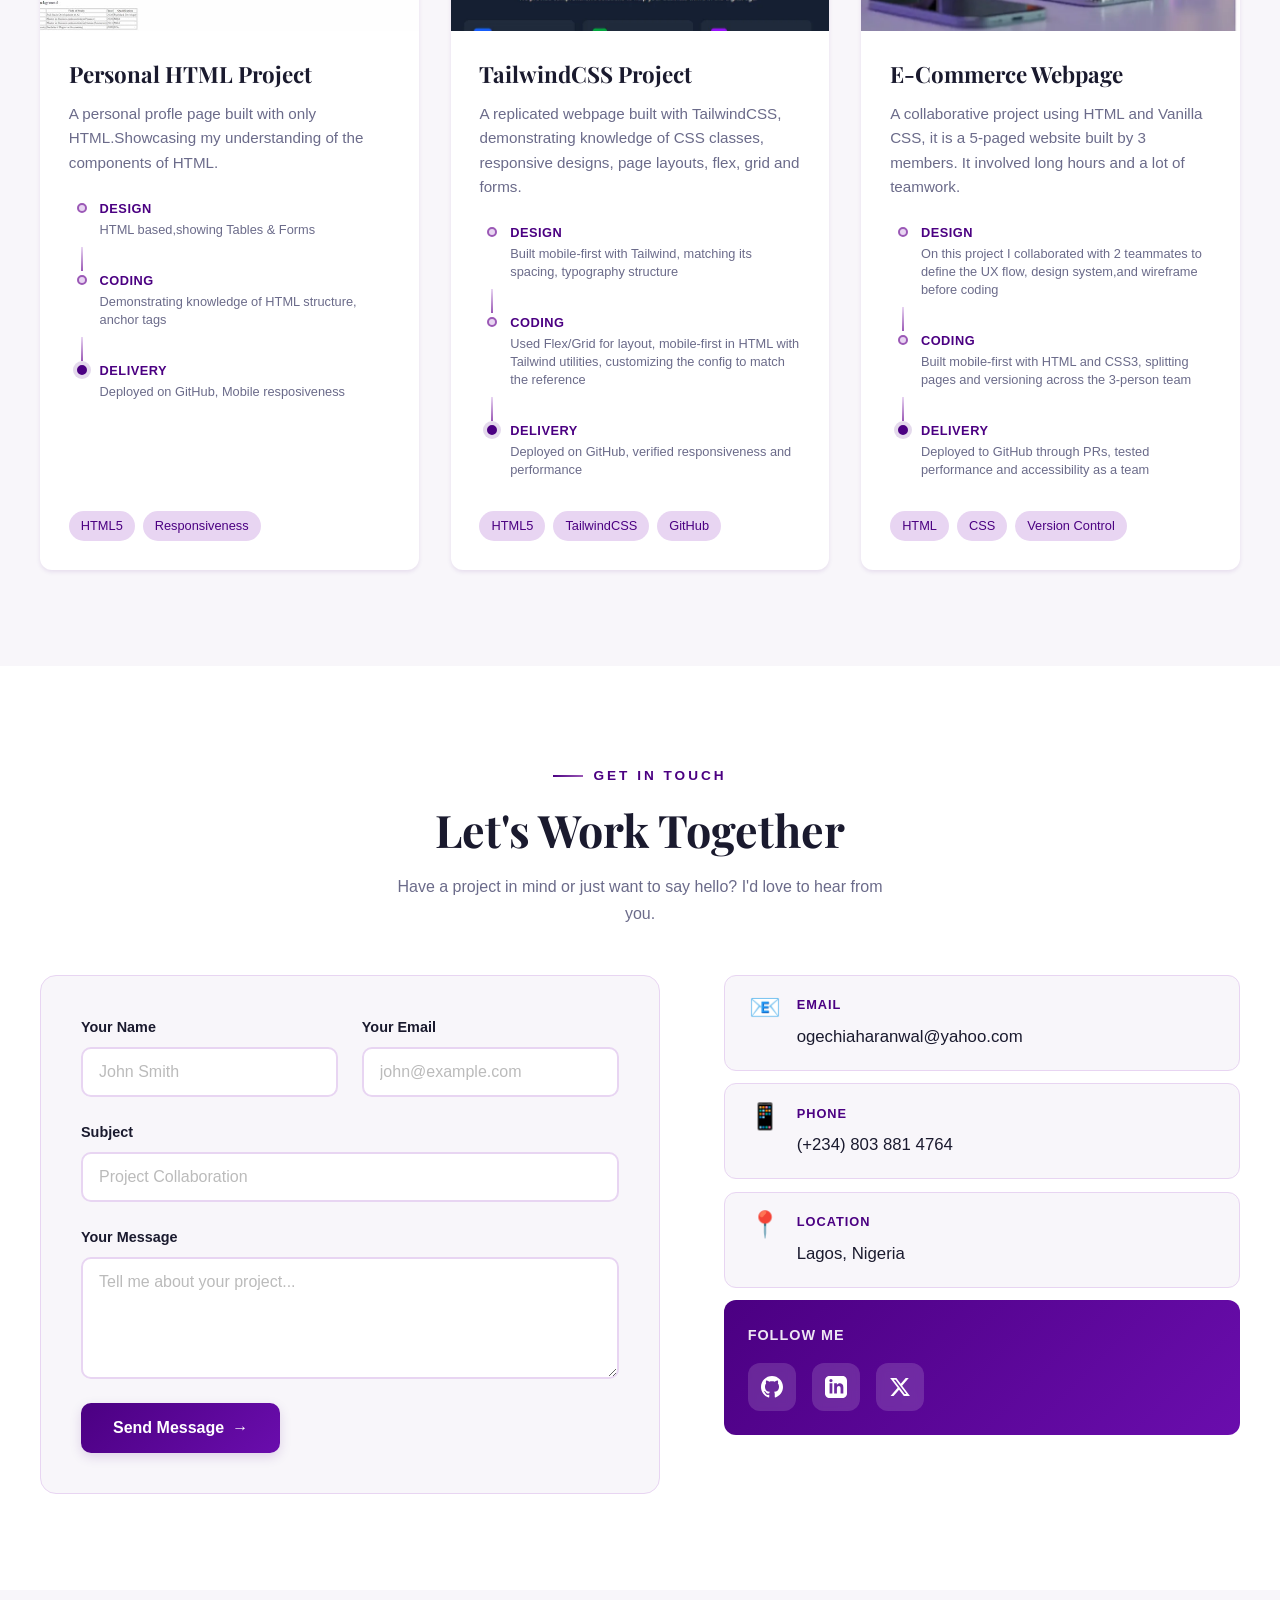
<file: kimi2.html>
<!DOCTYPE html>
<html lang="en">
<head>
    <meta charset="UTF-8">
    <meta name="viewport" content="width=device-width, initial-scale=1.0">
    <title>My Portfolio</title>

    <!-- ============================================
         GOOGLE FONTS PRECONNECT
         ============================================
         These two lines help fonts load faster by 
         setting up a connection to Google's servers
         before the actual font request happens.
    -->
    <link rel="preconnect" href="https://fonts.googleapis.com">
    <link rel="preconnect" href="https://fonts.gstatic.com" crossorigin>

    <!-- ============================================
         LINKING THE EXTERNAL CSS FILE
         ============================================
         This line connects your HTML to the styles.css file.
         Both files should be in the SAME folder for this 
         relative path to work.

         If your CSS is in a "css" subfolder, use:
         href="css/styles.css"
    -->
    <link rel="stylesheet" href="index.css">

</head>
<body>
    <main>

    <!-- ============================================
         NAVIGATION BAR
         ============================================
         - Sticky: stays at top when scrolling
         - Contains: Logo + Name (left) | Nav Links (right)
         - Responsive: Hamburger on mobile, flex row on desktop
    -->
    <nav class="navbar" id="navbar">
        <div class="navbar-inner">
        <!-- Logo & Name (Top Left) -->
            <a href="#home" class="nav-brand">
            <!-- Circular logo with initials -->
            <div class="nav-logo">OA</div>
            <!-- Your name in CALLIGRAPHY -->
            <span class="nav-name">Oge Aharanwa    </span>
            </a>

        <!-- Hamburger Menu Button (Mobile Only) -->
            <button class="hamburger" id="hamburger" aria-label="Toggle navigation menu">
            <span></span>  <!-- Top line -->
            <span></span>  <!-- Middle line -->
            <span></span>  <!-- Bottom line -->
            </button>

        <!-- Navigation Links -->
            <ul class="nav-links" id="navLinks">
            <!-- Each link scrolls to a section on the page -->
            <li><a href="#home">Home</a></li>
            <li><a href="#about">About Me</a>
            </li>
            <li><a href="#projects">Projects</a></li>
            <li><a href="#contact">Contact</a></li>
            </ul>
        </div>
    </nav>

    <!-- ============================================
     HERO SECTION
     ============================================
     Full viewport height (100vh) with animated 
     purple gradient background.

     Layout: Two columns on desktop
     - Left: Text content (greeting, name, tagline, 
       description, stats, CTA buttons)
     - Right: Profile image with purple glow effect

     Responsive: Stacks vertically on mobile
     ============================================ -->
<section id="home" class="hero">

    <!-- Animated gradient background layers -->
    <div class="hero-bg"></div>
    <div class="hero-bg-overlay"></div>

    <!-- Main content container -->
    <div class="hero-container">

        <!-- LEFT COLUMN: Text Content -->
        <div class="hero-content">

            <!-- Greeting with wave emoji -->
            <p class="hero-greeting">Hi, I'm <span class="wave">👋</span></p>

            <!-- Name - Big, bold, clean font -->
            <h1 class="hero-name">Ogechi Aharanwa</h1>

            <!-- Role / Tagline -->
            <p class="hero-role">Aspiring AI & Full-Stack Developer</p>

            <!-- Description paragraph -->
            <p class="hero-description">
                I build digital solutions that blend creativity with clean code. 
                Currently growing my skills through a hands-on Tech Program, 
                turning ideas into real projects.
            </p>

            <!-- Stats row -->
            <div class="hero-stats">
                <div class="stat-item">
                    <span class="stat-number">10+</span>
                    <span class="stat-label">Projects</span>
                </div>
                <div class="stat-item">
                    <span class="stat-number">7+</span>
                    <span class="stat-label">Months Learning</span>
                </div>
                <div class="stat-item">
                    <span class="stat-number">15+</span>
                    <span class="stat-label">Skills</span>
                </div>
            </div>

            <!-- CTA Buttons -->
            <div class="hero-buttons">
                <!-- Primary: White bg, purple text -->
                <a href="#projects" class="btn btn-primary">
                    View My Work <span class="arrow">→</span>
                </a>
                <!-- Secondary: Transparent, white border -->
                <a href="cv.pdf" class="btn btn-secondary" target="_blank" rel="noopener noreferrer">
                    <span class="icon">📄</span> Download CV
                </a>
            </div>

        </div>

        <!-- RIGHT COLUMN: Profile Image -->
        <div class="hero-image-wrapper">
            <!-- Purple glow behind image -->
            <div class="image-glow"></div>
            <!-- Profile image with rounded blob shape -->
            <div class="hero-image">
                <!-- Replace 'your-photo.jpg' with your actual image file -->
                <img src="./images/hero-img.tailwindcss.png" alt="Ogechi Aharanwa - Aspiring Full-Stack Developer">
            </div>
        </div>

    </div>

</section>

<!--ABOUT ME SECTION
     Two-column layout: Image/Visual left, Text right.
     Highlights your journey from finance to tech.-->
<section id="about" class="about">

    <div class="about-container">

        <!-- LEFT COLUMN: Visual Element -->
        <div class="about-visual">
            <!-- Decorative frame with purple accent -->
            <div class="about-frame">
                <!-- Replace 'about-photo.jpg' with your actual image -->
                <img src="./images/Mee2.png" alt="Ogechi working">
                <!-- Floating badge with experience -->
                <div class="about-badge">
                    <span class="badge-number">7+</span>
                    <span class="badge-text">Months<br>Learning</span>
                </div>
            </div>
            <!-- Decorative dots pattern -->
            <div class="about-dots"></div>
        </div>

        <!-- RIGHT COLUMN: Text Content -->
        <div class="about-content">

            <!-- Section label -->
            <span class="section-label">About Me</span>

            <!-- Headline -->
            <h2 class="about-headline">
                From Finance Operations<br>to Full-Stack Development
            </h2>

            <!-- Bio paragraphs -->
            <div class="about-bio">
                <p>
                    I spent years in <strong>financial services operations</strong> — managing processes, 
                    spotting inefficiencies, and delivering under pressure. That experience taught me 
                    something powerful: <em>the best systems are the ones you don't notice</em> because 
                    they just work.
                </p>

                <p>
                    But I kept asking — <em>"How do these systems actually get built?"</em> My curiosity 
                    about the digital infrastructure behind modern finance led me to web development. 
                    Now I'm building that foundation — <strong>HTML, CSS, and beyond</strong> — with a 
                    clear goal: create practical, user-focused tools that solve real problems.
                </p>

                <p>
                    What drives me isn't just writing code. It's the moment a user interacts with 
                    something I built and thinks, <em>"That was effortless."</em> Small design decisions 
                    shape big experiences — and I'm here to craft every one of them with intention.
                </p>
            </div>

            <!-- Skills tags -->
            <div class="about-skills">
                <span class="skill-tag">HTML5</span>
                <span class="skill-tag">CSS3</span>
                <span class="skill-tag">Tailwind CSS</span>
                <span class="skill-tag">Responsive Design</span>
                <span class="skill-tag">Vibe Coding</span>
                <span class="skill-tag">Vibe Engineering</span>
                <span class="skill-tag">Tokenization</span>
                <span class="skill-tag">Problem Solving</span>
                <span class="skill-tag">Financial Analysis</span>
                <span class="skill-tag">Process Optimization</span>
            </div>

            <!-- CTA -->
            <a href="#projects" class="about-cta">
                See What I've Built <span class="arrow">→</span>
            </a>

        </div>

    </div>

</section>
<!-- ============================================
     PROJECTS GRID SECTION
     ============================================
     Responsive 3-column grid showcasing Tech Program
     projects. Each card shows the full journey:
     Design → Coding → Delivery.

     Layout: 3 cols (desktop), 2 cols (tablet), 1 col (mobile)
     ============================================ -->
<section id="projects" class="projects">

    <div class="projects-container">

        <!-- Section Header -->
        <div class="projects-header">
            <span class="section-label">My Work</span>
            <h2 class="projects-title">Projects from My Tech Program</h2>
            <p class="projects-subtitle">
                A collection of projects built from the ground up — 
                from identifying problems to shipping solutions.
            </p>
        </div>

        <!-- Projects Grid -->
        <div class="projects-grid">

            <!-- PROJECT 1: Bright Champion Schools -->
            <article class="project-card">
                <div class="project-image">
                    <img src="./images/bright-champions-schs-html.jpg" 
                         alt="Bright Champion Schools website screenshot"
                         loading="lazy">
                    <!-- Overlay on hover -->
                    <div class="project-overlay">
                        <a href="#" class="project-link" target="_blank" rel="noopener">
                            View Live <span class="arrow">→</span>
                        </a>
                    </div>
                </div>
                <div class="project-content">
                    <h3 class="project-name">Bright Champion Schools</h3>
                    <p class="project-summary">
                        A responsive school website to showcase courses, facilities, 
                        and enrollment info — replacing scattered PDFs and phone calls.
                    </p>

                    <!-- Journey Timeline -->
                    <div class="project-journey">
                        <div class="journey-step">
                            <span class="step-dot"></span>
                            <div class="step-info">
                                <span class="step-label">Design</span>
                                <span class="step-desc">Wireframed layout, chose green/educational palette</span>
                            </div>
                        </div>
                        <div class="journey-line"></div>
                        <div class="journey-step">
                            <span class="step-dot"></span>
                            <div class="step-info">
                                <span class="step-label">Coding</span>
                                <span class="step-desc">Built with semantic HTML5, CSS Grid, Flexbox</span>
                            </div>
                        </div>
                        <div class="journey-line"></div>
                        <div class="journey-step">
                            <span class="step-dot active"></span>
                            <div class="step-info">
                                <span class="step-label">Delivery</span>
                                <span class="step-desc">Deployed on GitHub Pages, tested responsiveness</span>
                            </div>
                        </div>
                    </div>

                    <!-- Tech Tags -->
                    <div class="project-tags">
                        <span class="tag">HTML5</span>
                        <span class="tag">CSS3</span>
                        <span class="tag">Responsive</span>
                    </div>
                </div>
            </article>

            <!-- PROJECT 2: LifeCare Health Centre -->
            <article class="project-card">
                <div class="project-image">
                    <img src="./images/lifecare-health-center-html.jpg" 
                         alt="LifeCare Health Centre website screenshot"
                         loading="lazy">
                    <div class="project-overlay">
                        <a href="#" class="project-link" target="_blank" rel="noopener">
                            View Live <span class="arrow">→</span>
                        </a>
                    </div>
                </div>
                <div class="project-content">
                    <h3 class="project-name">LifeCare Health Centre</h3>
                    <p class="project-summary">
                        A clean healthcare landing page to help patients find services 
                        and book appointments online — reducing front-desk workload.
                    </p>

                    <div class="project-journey">
                        <div class="journey-step">
                            <span class="step-dot"></span>
                            <div class="step-info">
                                <span class="step-label">Design</span>
                                <span class="step-desc">Focused on trust & clarity, calming blue/white palette</span>
                            </div>
                        </div>
                        <div class="journey-line"></div>
                        <div class="journey-step">
                            <span class="step-dot"></span>
                            <div class="step-info">
                                <span class="step-label">Coding</span>
                                <span class="step-desc">Structured content, accessible forms, CSS styling</span>
                            </div>
                        </div>
                        <div class="journey-line"></div>
                        <div class="journey-step">
                            <span class="step-dot active"></span>
                            <div class="step-info">
                                <span class="step-label">Delivery</span>
                                <span class="step-desc">Cross-browser testing, mobile-first validation</span>
                            </div>
                        </div>
                    </div>

                    <div class="project-tags">
                        <span class="tag">HTML5</span>
                        <span class="tag">CSS3</span>
                        <span class="tag">Accessibility</span>
                    </div>
                </div>
            </article>

            <!-- PROJECT 3: T-Tech Academy -->
            <article class="project-card">
                <div class="project-image">
                    <img src="./images/t-tech-academy-webpage.jpg" 
                         alt="T-Tech Academy website screenshot"
                         loading="lazy">
                    <div class="project-overlay">
                        <a href="#" class="project-link" target="_blank" rel="noopener">
                            View Live <span class="arrow">→</span>
                        </a>
                    </div>
                </div>
                <div class="project-content">
                    <h3 class="project-name">T-Tech Academy</h3>
                    <p class="project-summary">
                        A tech education landing page to attract students and showcase 
                        program features — built to practice component-based layouts.
                    </p>

                    <div class="project-journey">
                        <div class="journey-step">
                            <span class="step-dot"></span>
                            <div class="step-info">
                                <span class="step-label">Design</span>
                                <span class="step-desc">Card-based layout, purple/tech aesthetic</span>
                            </div>
                        </div>
                        <div class="journey-line"></div>
                        <div class="journey-step">
                            <span class="step-dot"></span>
                            <div class="step-info">
                                <span class="step-label">Coding</span>
                                <span class="step-desc">Reusable card components, hover effects</span>
                            </div>
                        </div>
                        <div class="journey-line"></div>
                        <div class="journey-step">
                            <span class="step-dot active"></span>
                            <div class="step-info">
                                <span class="step-label">Delivery</span>
                                <span class="step-desc">Polished interactions, performance check</span>
                            </div>
                        </div>
                    </div>

                    <div class="project-tags">
                        <span class="tag">HTML5</span>
                        <span class="tag">CSS3</span>
                        <span class="tag">UI Components</span>
                    </div>
                </div>
            </article>

            <!-- PROJECT 4:My Personal HTML Project -->
            <article class="project-card">
                
                <div class="project-image project-4-image">
                        <img src="./images/personal-html-project.jpg"
                        alt="My Personal HTML Project">
                        <div class="project-overlay">
                            <a href="#" class="project-link" target="_blank" rel="noopener">
                            View Live <span class="arrow">→</span>
                            </a>
                       </div>
                    
                </div>
                <div class="project-content">
                    <h3 class="project-name">Personal HTML Project</h3>
                    <p class="project-summary">
                        A personal profle page built with only HTML.Showcasing my understanding of the components of HTML. 
                    </p>

                    <div class="project-journey">
                        <div class="journey-step">
                            <span class="step-dot"></span>
                            <div class="step-info">
                                <span class="step-label">Design</span>
                                <span class="step-desc">HTML based,showing Tables & Forms</span>
                            </div>
                        </div>
                        <div class="journey-line"></div>
                        <div class="journey-step">
                            <span class="step-dot"></span>
                            <div class="step-info">
                                <span class="step-label">Coding</span>
                                <span class="step-desc">Demonstrating knowledge of HTML structure,  anchor tags</span>
                            </div>
                        </div>
                        <div class="journey-line"></div>
                        <div class="journey-step">
                            <span class="step-dot active"></span>
                            <div class="step-info">
                                <span class="step-label">Delivery</span>
                                <span class="step-desc">Deployed on GitHub, Mobile resposiveness</span>
                            </div>
                        </div>
                    </div>

                    <div class="project-tags">
                        <span class="tag">HTML5</span>
                        <span class="tag">Responsiveness</span>
                    </div>
                </div>
            </article>

            <!-- PROJECT 5: PLACEHOLDER -->
            <article class="project-card">
                <div class="project-image">
                    <img src="./images/nexus-css-project.webp"
                    alt="Tailwind CSS Project" loading="lazy">
                    <div class="project-overlay">
                     <a href="#" class="project-link"target="_blank" rel="noopener">
                     View Live <span class="arrow">→</span>
                     </a>
                    </div>
                    
                </div>
                <div class="project-content">
                    <h3 class="project-name">TailwindCSS Project</h3>
                    <p class="project-summary">
                        A replicated webpage built with TailwindCSS, demonstrating knowledge of CSS classes, responsive designs, page layouts, flex, grid and forms. 
                        
                    </p>

                    <div class="project-journey">
                        <div class="journey-step">
                            <span class="step-dot"></span>
                            <div class="step-info">
                                <span class="step-label">Design</span>
                                <span class="step-desc">Built mobile-first with Tailwind, matching its spacing, typography structure</span>
                            </div>
                        </div>
                        <div class="journey-line"></div>
                        <div class="journey-step">
                            <span class="step-dot"></span>
                            <div class="step-info">
                                <span class="step-label">Coding</span>
                                <span class="step-desc">Used Flex/Grid for layout, mobile-first in HTML with Tailwind utilities, customizing the config to match the reference</span>
                            </div>
                        </div>
                        <div class="journey-line"></div>
                        <div class="journey-step">
                            <span class="step-dot active"></span>
                            <div class="step-info">
                                <span class="step-label">Delivery</span>
                                <span class="step-desc">Deployed on GitHub, verified responsiveness and performance</span>
                            </div>
                        </div>
                    </div>

                    <div class="project-tags">
                        <span class="tag">HTML5</span>
                        <span class="tag">TailwindCSS</span>
                        <span class="tag">GitHub</span>
                    </div>
                </div>
            </article>

            <!-- PROJECT 6: PLACEHOLDER -->
            <article class="project-card">
                <div class="project-image">
                  <img src="./images/peer'n'peer-electronics.webp"alt="Peer'n'Peer Electronics webpage" loading="lazy">

                  <div class="project-overlay">
                  <a href="#" class="project-link"target="_blank"rel="noopener">
                  View Live <span class="arrow">→</span>   
                  </a>
                  </div>
            </div>
                <div class="project-content">
                    <h3 class="project-name">E-Commerce Webpage</h3>
                    <p class="project-summary">
                        A collaborative project using HTML and Vanilla CSS, it is a 5-paged website built by 3 members. It involved long hours and a lot of teamwork.
                    </p>

                    <div class="project-journey">
                        <div class="journey-step">
                            <span class="step-dot"></span>
                            <div class="step-info">
                                <span class="step-label">Design</span>
                                <span class="step-desc">On this project I collaborated with 2 teammates to define the UX flow, design system,and wireframe before coding</span>
                            </div>
                        </div>
                        <div class="journey-line"></div>
                        <div class="journey-step">
                            <span class="step-dot"></span>
                            <div class="step-info">
                                <span class="step-label">Coding</span>
                                <span class="step-desc">Built mobile-first with HTML and CSS3, splitting pages and versioning across the 3-person team</span>
                            </div>
                        </div>
                        <div class="journey-line"></div>
                        <div class="journey-step">
                            <span class="step-dot active"></span>
                            <div class="step-info">
                                <span class="step-label">Delivery</span>
                                <span class="step-desc">Deployed to GitHub through PRs, tested performance and accessibility as a team</span>
                            </div>
                        </div>
                    </div>

                    <div class="project-tags">
                        <span class="tag">HTML</span>
                        <span class="tag">CSS</span>
                        <span class="tag">Version Control</span>
                    </div>
                </div>
            </article>

        </div>

    </div>

</section>
<!-- ============================================
     CONTACT SECTION
     ============================================
     Full contact form + info before the sticky footer.
     Two-column layout: Form (left) + Info (right).
     ============================================ -->
<section id="contact" class="contact-section">
    <div class="contact-container">

        <!-- Section Header -->
        <div class="contact-header">
            <span class="section-label">Get In Touch</span>
            <h2 class="contact-title">Let's Work Together</h2>
            <p class="contact-subtitle">
                Have a project in mind or just want to say hello? 
                I'd love to hear from you.
            </p>
        </div>

        <div class="contact-grid">

            <!-- LEFT: Contact Form -->
            <div class="contact-form-wrapper">
                <form class="contact-form" action="#" method="POST">
                    <div class="form-row">
                        <div class="form-group">
                            <label for="name">Your Name</label>
                            <input type="text" id="name" name="name" placeholder="John Smith" required>
                        </div>
                        <div class="form-group">
                            <label for="email">Your Email</label>
                            <input type="email" id="email" name="email" placeholder="john@example.com" required>
                        </div>
                    </div>

                    <div class="form-group">
                        <label for="subject">Subject</label>
                        <input type="text" id="subject" name="subject" placeholder="Project Collaboration" required>
                    </div>

                    <div class="form-group">
                        <label for="message">Your Message</label>
                        <textarea id="message" name="message" rows="5" placeholder="Tell me about your project..." required></textarea>
                    </div>

                    <button type="submit" class="form-submit">
                        Send Message <span class="arrow">→</span>
                    </button>
                </form>
            </div>

            <!-- RIGHT: Contact Info -->
            <div class="contact-info">

                <div class="info-card">
                    <div class="info-icon">📧</div>
                    <div class="info-details">
                        <h4>Email</h4>
                        <a href="mailto:ogechiaharanwal@yahoo.com">ogechiaharanwal@yahoo.com</a>
                    </div>
                </div>

                <div class="info-card">
                    <div class="info-icon">📱</div>
                    <div class="info-details">
                        <h4>Phone</h4>
                        <a href="tel:+1234567890"> (+234)
                            803 881 4764</a>
                    </div>
                </div>

                <div class="info-card">
                    <div class="info-icon">📍</div>
                    <div class="info-details">
                        <h4>Location</h4>
                        <span>Lagos, Nigeria</span>
                    </div>
                </div>

                <!-- Social Links (Large) -->
                <div class="contact-social">
                    <h4>Follow Me</h4>
                    <div class="social-links-large">
                        <a href="#" class="social-link" aria-label="GitHub" target="_blank" rel="noopener">
                            <svg width="24" height="24" viewBox="0 0 24 24" fill="currentColor"><path d="M12 0c-6.626 0-12 5.373-12 12 0 5.302 3.438 9.8 8.207 11.387.599.111.793-.261.793-.577v-2.234c-3.338.726-4.033-1.416-4.033-1.416-.546-1.387-1.333-1.756-1.333-1.756-1.089-.745.083-.729.083-.729 1.205.084 1.839 1.237 1.839 1.237 1.07 1.834 2.807 1.304 3.492.997.107-.775.418-1.305.762-1.604-2.665-.305-5.467-1.334-5.467-5.931 0-1.311.469-2.381 1.236-3.221-.124-.303-.535-1.524.117-3.176 0 0 1.008-.322 3.301 1.23.957-.266 1.983-.399 3.003-.404 1.02.005 2.047.138 3.006.404 2.291-1.552 3.297-1.23 3.297-1.23.653 1.653.242 2.874.118 3.176.77.84 1.235 1.911 1.235 3.221 0 4.609-2.807 5.624-5.479 5.921.43.372.823 1.102.823 2.222v3.293c0 .319.192.694.801.576 4.765-1.589 8.199-6.086 8.199-11.386 0-6.627-5.373-12-12-12z"/></svg>
                        </a>
                        <a href="#" class="social-link" aria-label="LinkedIn" target="_blank" rel="noopener">
                            <svg width="24" height="24" viewBox="0 0 24 24" fill="currentColor"><path d="M19 0h-14c-2.761 0-5 2.239-5 5v14c0 2.761 2.239 5 5 5h14c2.762 0 5-2.239 5-5v-14c0-2.761-2.238-5-5-5zm-11 19h-3v-11h3v11zm-1.5-12.268c-.966 0-1.75-.79-1.75-1.764s.784-1.764 1.75-1.764 1.75.79 1.75 1.764-.783 1.764-1.75 1.764zm13.5 12.268h-3v-5.604c0-3.368-4-3.113-4 0v5.604h-3v-11h3v1.765c1.396-2.586 7-2.777 7 2.476v6.759z"/></svg>
                        </a>
                        <a href="#" class="social-link" aria-label="Twitter" target="_blank" rel="noopener">
                            <svg width="24" height="24" viewBox="0 0 24 24" fill="currentColor"><path d="M18.244 2.25h3.308l-7.227 8.26 8.502 11.24H16.17l-5.214-6.817L4.99 21.75H1.68l7.73-8.835L1.254 2.25H8.08l4.713 6.231zm-1.161 17.52h1.833L7.084 4.126H5.117z"/></svg>
                        </a>
                    </div>
                </div>

            </div>

        </div>

    </div>
</section>
</main>
<!-- ============================================
     STICKY FOOTER - 
     ============================================
     Dark purple, slim, always visible at bottom.
     Now includes: Quick Links, Back to Top button.
     ============================================ -->
<footer class="footer">
    <div class="footer-container">

        <!-- Left: Copyright -->
        <div class="footer-copyright">
            <span>© 2026 Oge Aharanwa. All rights reserved.</span>
        </div>

        <!-- Center: Quick Links -->
        <nav class="footer-quick-links" aria-label="Footer navigation">
            <a href="#home">Home</a>
            <a href="#about">About</a>
            <a href="#projects">Projects</a>
            <a href="#contact">Contact</a>
        </nav>

        <!-- Right: Social Icons + Back to Top -->
        <div class="footer-right">
            <div class="footer-social">
                <a href="#" aria-label="GitHub" target="_blank" rel="noopener">
                    <svg width="18" height="18" viewBox="0 0 24 24" fill="currentColor"><path d="M12 0c-6.626 0-12 5.373-12 12 0 5.302 3.438 9.8 8.207 11.387.599.111.793-.261.793-.577v-2.234c-3.338.726-4.033-1.416-4.033-1.416-.546-1.387-1.333-1.756-1.333-1.756-1.089-.745.083-.729.083-.729 1.205.084 1.839 1.237 1.839 1.237 1.07 1.834 2.807 1.304 3.492.997.107-.775.418-1.305.762-1.604-2.665-.305-5.467-1.334-5.467-5.931 0-1.311.469-2.381 1.236-3.221-.124-.303-.535-1.524.117-3.176 0 0 1.008-.322 3.301 1.23.957-.266 1.983-.399 3.003-.404 1.02.005 2.047.138 3.006.404 2.291-1.552 3.297-1.23 3.297-1.23.653 1.653.242 2.874.118 3.176.77.84 1.235 1.911 1.235 3.221 0 4.609-2.807 5.624-5.479 5.921.43.372.823 1.102.823 2.222v3.293c0 .319.192.694.801.576 4.765-1.589 8.199-6.086 8.199-11.386 0-6.627-5.373-12-12-12z"/></svg>
                </a>
                <a href="#" aria-label="LinkedIn" target="_blank" rel="noopener">
                    <svg width="18" height="18" viewBox="0 0 24 24" fill="currentColor"><path d="M19 0h-14c-2.761 0-5 2.239-5 5v14c0 2.761 2.239 5 5 5h14c2.762 0 5-2.239 5-5v-14c0-2.761-2.238-5-5-5zm-11 19h-3v-11h3v11zm-1.5-12.268c-.966 0-1.75-.79-1.75-1.764s.784-1.764 1.75-1.764 1.75.79 1.75 1.764-.783 1.764-1.75 1.764zm13.5 12.268h-3v-5.604c0-3.368-4-3.113-4 0v5.604h-3v-11h3v1.765c1.396-2.586 7-2.777 7 2.476v6.759z"/></svg>
                </a>
                <a href="#" aria-label="Twitter" target="_blank" rel="noopener">
                    <svg width="18" height="18" viewBox="0 0 24 24" fill="currentColor"><path d="M18.244 2.25h3.308l-7.227 8.26 8.502 11.24H16.17l-5.214-6.817L4.99 21.75H1.68l7.73-8.835L1.254 2.25H8.08l4.713 6.231zm-1.161 17.52h1.833L7.084 4.126H5.117z"/></svg>
                </a>
            </div>

            <!-- Back to Top Button -->
            <button type="button" class="back-to-top" id="backToTop" aria-label="Back to top">
                <svg width="16" height="16" viewBox="0 0 24 24" fill="none" stroke="currentColor" stroke-width="2.5" stroke-linecap="round" stroke-linejoin="round">
                    <polyline points="18 15 12 9 6 15"></polyline>
                </svg>
            </button>
        </div>

    </div>
</footer>


    <!-- ============================================
         JAVASCRIPT - HAMBURGER MENU TOGGLE
         ============================================
         This small script makes the hamburger button
         work. When clicked, it shows/hides the menu.

         NOTE: For a beginner project, keeping a small
         amount of JS in the HTML is fine. For larger
         projects, you'd move this to a separate 
         "script.js" file too.
    -->
    <script>
        // Get references to the HTML elements we need
        const hamburger = document.getElementById('hamburger');
        const navLinks = document.getElementById('navLinks');

        // When hamburger is clicked, toggle the menu
        hamburger.addEventListener('click', () => {
            // Toggle the 'active' class on both elements
            // This controls visibility (CSS handles the animation)
            hamburger.classList.toggle('active');
            navLinks.classList.toggle('active');
        });

        // Close mobile menu when a link is clicked
        const links = document.querySelectorAll('.nav-links a');
        links.forEach(link => {
            link.addEventListener('click', () => {
                // Only close if we're on mobile (menu is active)
                if (navLinks.classList.contains('active')) {
                    hamburger.classList.remove('active');
                    navLinks.classList.remove('active');
                }
            });
        });
        // Back to top Code
    const backToTopBtn = document.getElementById('backToTop');
    backToTopBtn.addEventListener('click', () => {
        window.scrollTo({ top: 0, behavior: 'smooth' });
    });
    </script>

</body>
</html>
</file>
<file: index.css>
/* ============================================
   PORTFOLIO STYLES — MOBILE-FIRST CSS
   ============================================
   Two breakpoints: 768px (tablet) and 1024px (desktop)
   ============================================ */

/* ============================================
   GOOGLE FONTS IMPORT
   ============================================ */
@import url('https://fonts.googleapis.com/css2?family=Great+Vibes&family=Playfair+Display:wght@400;700&display=swap');

/* ============================================
   CSS RESET & BASE STYLES
   ============================================ */
*,
*::before,
*::after {
    margin: 0;
    padding: 0;
    box-sizing: border-box;
}

/* ============================================
   CSS CUSTOM PROPERTIES (VARIABLES)
   ============================================ */
:root {
    --purple-dark: #2E0854;
    --purple-primary: #4B0082;
    --purple-medium: #6A0DAD;
    --purple-light: #9B59B6;
    --purple-pale: #E8D5F2;
    --white: #FFFFFF;
    --off-white: #F8F6FA;
    --text-dark: #1A1A2E;
    --text-muted: #6B6B8A;
    --shadow-sm: 0 2px 4px rgba(75, 0, 130, 0.1);
    --shadow-md: 0 4px 12px rgba(75, 0, 130, 0.15);
    --shadow-lg: 0 8px 24px rgba(75, 0, 130, 0.2);
}
html,
body {
    height: 100%;
    margin: 0;
}

main {
    flex: 1;
}

/* Base body styles */

body {
    min-height: 100vh;
    display: flex;
    flex-direction: column;
    font-family: 'Segoe UI', Tahoma, Geneva, Verdana, sans-serif;
    background-color: var(--off-white);
    color: var(--text-dark);
    line-height: 1.6;
    padding-bottom: 80px; /* Account for sticky footer height */

}

/* ============================================
   ACCESSIBILITY: REDUCED MOTION
   ============================================ */
@media (prefers-reduced-motion: reduce) {
    *,
    *::before,
    *::after {
        animation-duration: 0.01ms !important;
        animation-iteration-count: 1 !important;
        transition-duration: 0.01ms !important;
    }
}

/* ============================================
   NAVIGATION BAR
   ============================================ */
.navbar {
    position: sticky;
    top: 0;
    z-index: 1000;
    width: 100%;
    background-color: var(--white);
    box-shadow: var(--shadow-md);
}

.navbar-inner {
    max-width: 1200px;
    margin: 0 auto;
    display: flex;
    justify-content: space-between;
    align-items: center;
    padding: 0 1.5rem;
    height: 80px;
}

/* Logo & Name */
.nav-brand {
    display: flex;
    align-items: center;
    gap: 8px;
    text-decoration: none;
}

.nav-logo {
    width: 36px;
    height: 36px;
    background: linear-gradient(135deg, var(--purple-primary), var(--purple-medium));
    border-radius: 50%;
    display: flex;
    align-items: center;
    justify-content: center;
    color: var(--white);
    font-weight: bold;
    font-size: 1rem;
    box-shadow: var(--shadow-sm);
    flex-shrink: 0;
}

.nav-name {
    font-family: 'Great Vibes', cursive;
    font-size: 1.6rem;
    font-weight: 400;
    letter-spacing: 1px;
    background: linear-gradient(135deg, var(--purple-primary) 0%, var(--purple-medium) 50%, var(--purple-light) 100%);
    -webkit-background-clip: text;
    -webkit-text-fill-color: transparent;
    background-clip: text;
    filter: drop-shadow(0 2px 4px rgba(75, 0, 130, 0.2));
    transition: all 0.4s ease;
}

.nav-brand:hover .nav-name {
    filter: drop-shadow(0 4px 8px rgba(106, 13, 173, 0.4));
    transform: scale(1.02);
}

/* Hamburger Menu */
.hamburger {
    display: flex;
    flex-direction: column;
    gap: 5px;
    cursor: pointer;
    background: none;
    border: none;
    padding: 8px;
}

.hamburger span {
    display: block;
    width: 28px;
    height: 3px;
    background-color: var(--purple-primary);
    border-radius: 2px;
    transition: all 0.3s ease;
}

/* Navigation Links */
.nav-links {
    display: none;
    position: absolute;
    top: 80px;
    left: 0;
    right: 0;
    flex-direction: column;
    list-style: none;
    background-color: var(--white);
    padding: 1rem 0;
    box-shadow: var(--shadow-lg);
    opacity: 0;
    transform: translateY(-10px);
    transition: all 0.3s ease;
}

.nav-links.active {
    display: flex;
    opacity: 1;
    transform: translateY(0);
}

.nav-links a {
    text-decoration: none;
    color: var(--text-dark);
    font-family: 'Playfair Display', serif;
    font-weight: 500;
    font-size: 0.95rem;
    padding: 1rem;
    text-align: center;
    border-bottom: 1px solid var(--purple-pale);
    transition: all 0.3s ease;
    position: relative;
}

.nav-links a:last-child {
    border-bottom: none;
}

.nav-links a:hover {
    background-color: var(--purple-pale);
    color: var(--purple-primary);
}

/* Hamburger animation when active */
.hamburger.active span:nth-child(1) {
    transform: rotate(45deg) translate(5px, 5px);
}
.hamburger.active span:nth-child(2) {
    opacity: 0;
}
.hamburger.active span:nth-child(3) {
    transform: rotate(-45deg) translate(6px, -6px);
}

/* ============================================
   HERO SECTION
   ============================================ */
.hero {
    position: relative;
    min-height: 100vh; /* Fallback */
    min-height: 100dvh; /* Modern browsers */
    display: flex;
    align-items: center;
    justify-content: center;
    overflow: hidden;
    padding: 2rem 1.5rem;
}

.hero-bg {
    position: absolute;
    top: 0;
    left: 0;
    width: 100%;
    height: 100%;
    background: linear-gradient(-45deg, #2E0854, #4B0082, #6A0DAD, #9B59B6, #4B0082, #2E0854);
    background-size: 400% 400%;
    animation: gradientShift 15s ease infinite;
    z-index: 1;
}

@keyframes gradientShift {
    0% { background-position: 0% 50%; }
    50% { background-position: 100% 50%; }
    100% { background-position: 0% 50%; }
}

.hero-bg-overlay {
    position: absolute;
    top: 0;
    left: 0;
    width: 100%;
    height: 100%;
    background: radial-gradient(ellipse at center, transparent 0%, rgba(46, 8, 84, 0.3) 100%);
    z-index: 2;
}

.hero-container {
    position: relative;
    z-index: 10;
    max-width: 1200px;
    margin: 0 auto;
    width: 100%;
    display: grid;
    grid-template-columns: 1fr;
    gap: 3rem;
    align-items: center;
    text-align: center;
}

.hero-content {
    color: var(--white);
    display: flex;
    flex-direction: column;
    align-items: center;
}

.hero-greeting {
    font-family: 'Playfair Display', serif;
    font-size: 1.2rem;
    font-weight: 400;
    margin-bottom: 0.5rem;
    opacity: 0.9;
}

.wave {
    display: inline-block;
    animation: waveHand 2s ease-in-out infinite;
    transform-origin: 70% 70%;
}

@keyframes waveHand {
    0%, 100% { transform: rotate(0deg); }
    25% { transform: rotate(20deg); }
    75% { transform: rotate(-10deg); }
}

.hero-name {
    font-family: 'Playfair Display', serif;
    font-size: 2.4rem;
    font-weight: 700;
    line-height: 1.1;
    margin-bottom: 0.5rem;
    color: var(--white);
    text-shadow: 0 4px 20px rgba(0, 0, 0, 0.2);
}

.hero-role {
    font-family: 'Playfair Display', serif;
    font-size: 1.2rem;
    font-weight: 400;
    color: var(--purple-pale);
    margin-bottom: 1.5rem;
}

.hero-description {
    font-size: 1rem;
    line-height: 1.7;
    max-width: 500px;
    margin: 0 auto 2rem;
    opacity: 0.9;
}

.hero-stats {
    display: flex;
    gap: 1.5rem;
    margin-bottom: 2.5rem;
    justify-content: center;
}

.stat-item {
    display: flex;
    flex-direction: column;
    align-items: center;
}

.stat-number {
    font-family: 'Playfair Display', serif;
    font-size: 1.6rem;
    font-weight: 700;
    color: var(--white);
    line-height: 1;
}

.stat-label {
    font-size: 0.85rem;
    color: var(--purple-pale);
    margin-top: 0.3rem;
    opacity: 0.8;
}

.hero-buttons {
    display: flex;
    gap: 1rem;
    flex-wrap: wrap;
    justify-content: center;
}

.btn {
    display: inline-flex;
    align-items: center;
    gap: 0.5rem;
    padding: 12px 20px;
    border-radius: 8px;
    text-decoration: none;
    font-weight: 600;
    font-size: 0.9rem;
    transition: all 0.3s ease;
    cursor: pointer;
    border: none;
}

.btn-primary {
    background-color: var(--white);
    color: var(--purple-primary);
    box-shadow: 0 4px 15px rgba(0, 0, 0, 0.2);
}

.btn-primary:hover {
    transform: translateY(-2px);
    box-shadow: 0 6px 20px rgba(0, 0, 0, 0.3);
    background-color: var(--purple-pale);
}

.btn-primary .arrow {
    transition: transform 0.3s ease;
}

.btn-primary:hover .arrow {
    transform: translateX(4px);
}

.btn-secondary {
    background-color: transparent;
    color: var(--white);
    border: 2px solid rgba(255, 255, 255, 0.5);
}

.btn-secondary:hover {
    background-color: rgba(255, 255, 255, 0.1);
    border-color: var(--white);
    transform: translateY(-2px);
}

.hero-image-wrapper {
    position: relative;
    display: flex;
    justify-content: center;
    align-items: center;
    order: -1;
}

.image-glow {
    position: absolute;
    width: 280px;
    height: 280px;
    background: radial-gradient(circle, rgba(155, 89, 182, 0.4) 0%, rgba(106, 13, 173, 0.2) 40%, transparent 70%);
    border-radius: 50%;
    animation: pulseGlow 4s ease-in-out infinite;
    z-index: 1;
}

@keyframes pulseGlow {
    0%, 100% { transform: scale(1); opacity: 0.8; }
    50% { transform: scale(1.1); opacity: 1; }
}

.hero-image {
    position: relative;
    z-index: 2;
    width: 220px;
    height: 280px;
    border-radius: 60% 40% 50% 50% / 50% 50% 40% 60%;
    overflow: hidden;
    border: 3px solid rgba(255, 255, 255, 0.2);
    box-shadow: 0 20px 40px rgba(0, 0, 0, 0.3), 0 0 60px rgba(106, 13, 173, 0.3);
    animation: floatImage 6s ease-in-out infinite;
}

@keyframes floatImage {
    0%, 100% { transform: translateY(0); }
    50% { transform: translateY(-15px); }
}

.hero-image img {
    width: 100%;
    height: 100%;
    object-fit: cover;
    object-position: center top;
}

/* ============================================
   ABOUT ME SECTION
   ============================================ */
.about {
    background-color: var(--white);
    padding: 4rem 1.5rem;
    position: relative;
    overflow: hidden;
}

.about-container {
    max-width: 1200px;
    margin: 0 auto;
    display: grid;
    grid-template-columns: 1fr;
    gap: 3rem;
    align-items: center;
    text-align: center;
}

.about-visual {
    position: relative;
}

.about-frame {
    position: relative;
    width: 100%;
    max-width: 320px;
    margin: 0 auto;
}

.about-frame img {
    width: 100%;
    height: 300px;
    object-fit: cover;
    border-radius: 20px;
    box-shadow: var(--shadow-lg);
    position: relative;
    z-index: 2;
}

.about-frame::before {
    content: '';
    position: absolute;
    top: 20px;
    left: 20px;
    width: 100%;
    height: 100%;
    border: 3px solid var(--purple-primary);
    border-radius: 20px;
    z-index: 1;
}

.about-badge {
    position: absolute;
    bottom: -15px;
    right: -10px;
    background: linear-gradient(135deg, var(--purple-primary), var(--purple-medium));
    color: var(--white);
    padding: 1rem 1.2rem;
    border-radius: 16px;
    box-shadow: var(--shadow-md);
    z-index: 3;
    display: flex;
    flex-direction: column;
    align-items: center;
    text-align: center;
    animation: floatBadge 3s ease-in-out infinite;
}

@keyframes floatBadge {
    0%, 100% { transform: translateY(0); }
    50% { transform: translateY(-8px); }
}

.badge-number {
    font-family: 'Playfair Display', serif;
    font-size: 1.4rem;
    font-weight: 700;
    line-height: 1;
}

.badge-text {
    font-size: 0.75rem;
    opacity: 0.9;
    margin-top: 0.2rem;
    line-height: 1.3;
}

.about-dots {
    position: absolute;
    top: -40px;
    left: -40px;
    width: 120px;
    height: 120px;
    background-image: radial-gradient(circle, var(--purple-pale) 2px, transparent 2px);
    background-size: 20px 20px;
    opacity: 0.6;
    z-index: 0;
}

.about-content {
    position: relative;
}

.section-label {
    display: inline-block;
    font-size: 0.85rem;
    font-weight: 600;
    text-transform: uppercase;
    letter-spacing: 3px;
    color: var(--purple-primary);
    margin-bottom: 1rem;
    position: relative;
    padding-left: 40px;
}

.section-label::before {
    content: '';
    position: absolute;
    left: 0;
    top: 50%;
    transform: translateY(-50%);
    width: 30px;
    height: 2px;
    background: linear-gradient(90deg, var(--purple-primary), var(--purple-light));
}

.about-headline {
    font-family: 'Playfair Display', serif;
    font-size: 1.8rem;
    font-weight: 700;
    color: var(--text-dark);
    line-height: 1.2;
    margin-bottom: 2rem;
}

.about-bio {
    margin-bottom: 2rem;
}

.about-bio p {
    font-size: 1rem;
    line-height: 1.8;
    color: var(--text-muted);
    margin-bottom: 1.2rem;
}

.about-bio p strong {
    color: var(--purple-dark);
    font-weight: 600;
}

.about-bio p em {
    color: var(--purple-medium);
    font-style: italic;
}

.about-skills {
    display: flex;
    flex-wrap: wrap;
    gap: 0.8rem;
    margin-bottom: 2.5rem;
    justify-content: center;
}

.skill-tag {
    display: inline-block;
    padding: 6px 14px;
    background-color: var(--purple-pale);
    color: var(--purple-primary);
    font-size: 0.85rem;
    font-weight: 500;
    border-radius: 50px;
    transition: all 0.3s ease;
    border: 1px solid transparent;
}

.skill-tag:hover {
    background-color: var(--purple-primary);
    color: var(--white);
    transform: translateY(-2px);
    box-shadow: var(--shadow-sm);
}

.about-cta {
    display: inline-flex;
    align-items: center;
    gap: 0.5rem;
    padding: 14px 28px;
    background: linear-gradient(135deg, var(--purple-primary), var(--purple-medium));
    color: var(--white);
    text-decoration: none;
    font-weight: 600;
    border-radius: 8px;
    transition: all 0.3s ease;
    box-shadow: var(--shadow-md);
}

.about-cta:hover {
    transform: translateY(-2px);
    box-shadow: var(--shadow-lg);
}

.about-cta .arrow {
    transition: transform 0.3s ease;
}

.about-cta:hover .arrow {
    transform: translateX(4px);
}

/* ============================================
   PROJECTS SECTION
   ============================================ */
.projects {
    background-color: var(--off-white);
    padding: 3rem 1rem;
    position: relative;
}

.projects-container {
    max-width: 1200px;
    margin: 0 auto;
}

.projects-header {
    text-align: center;
    margin-bottom: 3rem;
}

.projects-title {
    font-family: 'Playfair Display', serif;
    font-size: 1.8rem;
    font-weight: 700;
    color: var(--text-dark);
    margin-bottom: 1rem;
    line-height: 1.2;
}

.projects-subtitle {
    font-size: 1rem;
    color: var(--text-muted);
    max-width: 600px;
    margin: 0 auto;
    line-height: 1.7;
}

.projects-grid {
    display: grid;
    grid-template-columns: 1fr;
    gap: 1.5rem;
}

.project-card {
    background-color: var(--white);
    border-radius: 12px;
    overflow: hidden;
    box-shadow: var(--shadow-sm);
    transition: all 0.4s ease;
    border-top: 4px solid var(--purple-primary);
    display: flex;
    flex-direction: column;
}

.project-card:hover {
    transform: translateY(-8px);
    box-shadow: var(--shadow-lg);
    border-top-color: var(--purple-medium);
}

.project-image {
    position: relative;
    width: 100%;
    height: 200px;
    overflow: hidden;
    background-color: #f0e6f5;
}

.project-image img {
    width: 100%;
    height: 100%;
    object-fit: cover;
    object-position: top;
    transition: transform 0.4s ease;
}

.project-card:hover .project-image img {
    transform: scale(1.05);
}

.project-overlay {
    position: absolute;
    top: 0;
    left: 0;
    width: 100%;
    height: 100%;
    background: rgba(137, 38, 208, 0.85);
    display: flex;
    align-items: center;
    justify-content: center;
    opacity: 0;
    transition: opacity 0.3s ease;
}

.project-card:hover .project-overlay {
    opacity: 1;
}

.project-link {
    color: var(--white);
    text-decoration: none;
    font-weight: 600;
    font-size: 1rem;
    padding: 12px 24px;
    border: 2px solid var(--white);
    border-radius: 8px;
    transition: all 0.3s ease;
    display: flex;
    align-items: center;
    gap: 0.5rem;
}

.project-link:hover {
    background-color: var(--white);
    color: var(--purple-primary);
}

.project-link .arrow {
    transition: transform 0.3s ease;
}

.project-link:hover .arrow {
    transform: translateX(4px);
}

.project-content {
    padding: 1.2rem;
    flex-grow: 1;
    display: flex;
    flex-direction: column;
}

.project-name {
    font-family: 'Playfair Display', serif;
    font-size: 1.2rem;
    font-weight: 700;
    color: var(--text-dark);
    margin-bottom: 0.8rem;
    line-height: 1.3;
}

.project-summary {
    font-size: 0.9rem;
    color: var(--text-muted);
    line-height: 1.5;
    margin-bottom: 1.5rem;
}

.project-journey {
    margin-bottom: 1.5rem;
}

.journey-step {
    display: flex;
    align-items: flex-start;
    gap: 0.8rem;
    position: relative;
}

.step-dot {
    width: 10px;
    height: 10px;
    border-radius: 50%;
    background-color: var(--purple-pale);
    border: 2px solid var(--purple-light);
    margin-top: 4px;
    flex-shrink: 0;
    position: relative;
    z-index: 2;
}

.step-dot.active {
    background-color: var(--purple-primary);
    border-color: var(--purple-primary);
    box-shadow: 0 0 0 4px rgba(75, 0, 130, 0.15);
}

.journey-line {
    width: 2px;
    height: 24px;
    background: linear-gradient(180deg, var(--purple-pale), var(--purple-light));
    margin-left: 4px;
}

.step-info {
    display: flex;
    flex-direction: column;
    gap: 0.1rem;
    padding-bottom: 0.5rem;
}

.step-label {
    font-size: 0.8rem;
    font-weight: 600;
    color: var(--purple-primary);
    text-transform: uppercase;
    letter-spacing: 0.5px;
}

.step-desc {
    font-size: 0.75rem;
    color: var(--text-muted);
    line-height: 1.4;
}

.project-tags {
    display: flex;
    flex-wrap: wrap;
    gap: 0.4rem;
    margin-top: auto;
}

.tag {
    display: inline-block;
    padding: 4px 10px;
    background-color: var(--purple-pale);
    color: var(--purple-primary);
    font-size: 0.75rem;
    font-weight: 500;
    border-radius: 50px;
    transition: all 0.3s ease;
}

.tag:hover {
    background-color: var(--purple-primary);
    color: var(--white);
}

/* ============================================
   CONTACT SECTION
   ============================================ */
.contact-section {
    background-color: var(--white);
    padding: 4rem 1.5rem;
    position: relative;
}

.contact-container {
    max-width: 1200px;
    margin: 0 auto;
}

.contact-header {
    text-align: center;
    margin-bottom: 3rem;
}

.contact-title {
    font-family: 'Playfair Display', serif;
    font-size: 1.8rem;
    font-weight: 700;
    color: var(--text-dark);
    margin-bottom: 1rem;
    line-height: 1.2;
}

.contact-subtitle {
    font-size: 1rem;
    color: var(--text-muted);
    max-width: 500px;
    margin: 0 auto;
    line-height: 1.7;
}

.contact-grid {
    display: grid;
    grid-template-columns: 1fr;
    gap: 3rem;
    align-items: start;
}

.contact-form-wrapper {
    background-color: var(--off-white);
    padding: 1.5rem;
    border-radius: 16px;
    border: 1px solid var(--purple-pale);
}

.contact-form {
    display: flex;
    flex-direction: column;
    gap: 1.5rem;
}

.form-row {
    display: grid;
    grid-template-columns: 1fr;
    gap: 1.5rem;
}

.form-group {
    display: flex;
    flex-direction: column;
    gap: 0.5rem;
}

.form-group label {
    font-size: 0.9rem;
    font-weight: 600;
    color: var(--text-dark);
}

.form-group input,
.form-group textarea {
    padding: 14px 16px;
    border: 2px solid var(--purple-pale);
    border-radius: 10px;
    font-size: 1rem;
    font-family: inherit;
    color: var(--text-dark);
    background-color: var(--white);
    transition: all 0.3s ease;
    resize: vertical;
}

.form-group input:focus,
.form-group textarea:focus {
    outline: none;
    border-color: var(--purple-primary);
    box-shadow: 0 0 0 4px rgba(75, 0, 130, 0.1);
}

.form-group input::placeholder,
.form-group textarea::placeholder {
    color: #bbb;
}

.form-submit {
    display: inline-flex;
    align-items: center;
    justify-content: center;
    gap: 0.5rem;
    padding: 16px 32px;
    background: linear-gradient(135deg, var(--purple-primary), var(--purple-medium));
    color: var(--white);
    font-size: 1rem;
    font-weight: 600;
    border: none;
    border-radius: 10px;
    cursor: pointer;
    transition: all 0.3s ease;
    box-shadow: var(--shadow-md);
    align-self: flex-start;
}

.form-submit:hover {
    transform: translateY(-2px);
    box-shadow: var(--shadow-lg);
}

.form-submit .arrow {
    transition: transform 0.3s ease;
}

.form-submit:hover .arrow {
    transform: translateX(4px);
}

.contact-info {
    display: flex;
    flex-direction: column;
    gap: 1.5rem;
}

.info-card {
    display: flex;
    align-items: flex-start;
    gap: 1rem;
    padding: 1.2rem 1.5rem;
    background-color: var(--off-white);
    border-radius: 12px;
    border: 1px solid var(--purple-pale);
    transition: all 0.3s ease;
    text-align: left;
    justify-content: flex-start;
}

.info-card:hover {
    transform: translateY(-3px);
    box-shadow: var(--shadow-sm);
    border-color: var(--purple-light);
}

.info-icon {
    font-size: 1.6rem;
    line-height: 1;
}

.info-details {
    display: flex;
    flex-direction: column;
    gap: 0.2rem;
    text-align: left;
    align-items: flex-start;
}

.info-details h4 {
    font-size: 0.8rem;
    font-weight: 600;
    text-transform: uppercase;
    letter-spacing: 1px;
    color: var(--purple-primary);
    margin-bottom: 0.3rem;
    margin-top: 0;
}

.info-details a,
.info-details span {
    font-size: 1.05rem;
    color: var(--text-dark);
    text-decoration: none;
    font-weight: 500;
    transition: color 0.3s ease;
}

.info-details a:hover {
    color: var(--purple-primary);
}

.contact-social {
    padding: 1.5rem;
    background: linear-gradient(135deg, var(--purple-primary), var(--purple-medium));
    border-radius: 12px;
    color: var(--white);
}

.contact-social h4 {
    font-size: 0.9rem;
    font-weight: 600;
    text-transform: uppercase;
    letter-spacing: 1px;
    margin-bottom: 1rem;
    opacity: 0.9;
}

.social-links-large {
    display: flex;
    gap: 1rem;
}

.social-link {
    width: 48px;
    height: 48px;
    background-color: rgba(255, 255, 255, 0.15);
    border-radius: 12px;
    display: flex;
    align-items: center;
    justify-content: center;
    color: var(--white);
    text-decoration: none;
    transition: all 0.3s ease;
    backdrop-filter: blur(4px);
}

.social-link:hover {
    background-color: var(--white);
    color: var(--purple-primary);
    transform: translateY(-3px);
    box-shadow: 0 4px 12px rgba(0, 0, 0, 0.2);
}

.social-link svg {
    width: 22px;
    height: 22px;
}

/* ============================================
   FOOTER
   ============================================ */
.footer {
    position: sticky;
    bottom: 0; 
    z-index: 1000; 
    width: 100%;
    background-color: var(--purple-dark);
    box-shadow: 0 -4px 12px rgba(0, 0, 0, 0.1);
}

.footer-container {
    margin: 0 auto;
    max-width: 1200px;
    display: flex;
    flex-direction: column;
    justify-content: space-between;
    align-items: center;
    gap: 0.8rem;
    text-align: center;
    padding: 1rem 1.5rem;
    height: auto;
}

.footer-copyright {
    color: rgba(255, 255, 255, 0.7);
    font-size: 0.8rem;
    white-space: nowrap;
}

.footer-quick-links {
    display: flex;
    gap: 1rem;
    align-items: center;
    order: -1;
}

.footer-quick-links a {
    color: rgba(255, 255, 255, 0.7);
    text-decoration: none;
    font-size: 0.8rem;
    font-weight: 500;
    transition: all 0.3s ease;
    position: relative;
}

.footer-quick-links a:hover {
    color: var(--white);
}

.footer-quick-links a::after {
    content: '';
    position: absolute;
    bottom: -4px;
    left: 0;
    width: 0;
    height: 2px;
    background-color: var(--purple-light);
    transition: width 0.3s ease;
}

.footer-quick-links a:hover::after {
    width: 100%;
}

.footer-right {
    display: flex;
    align-items: center;
    gap: 1rem;
}

.footer-social {
    display: flex;
    gap: 1rem;
    align-items: center;
}

.footer-social a {
    color: rgba(255, 255, 255, 0.7);
    text-decoration: none;
    transition: all 0.3s ease;
    display: flex;
    align-items: center;
    justify-content: center;
}

.footer-social a:hover {
    color: var(--white);
    transform: translateY(-2px);
}

.footer-social svg {
    width: 18px;
    height: 18px;
}

.back-to-top {
    width: 32px;
    height: 32px;
    border-radius: 50%;
    background: linear-gradient(135deg, var(--purple-primary), var(--purple-medium));
    border: 2px solid rgba(255, 255, 255, 0.3);
    color: var(--white);
    display: flex;
    align-items: center;
    justify-content: center;
    cursor: pointer;
    transition: all 0.3s ease;
    padding: 0;
}

.back-to-top:hover {
    background: var(--white);
    color: var(--purple-primary);
    border-color: var(--white);
    transform: translateY(-3px);
    box-shadow: 0 4px 12px rgba(0, 0, 0, 0.3);
}

.back-to-top svg {
    width: 16px;
    height: 16px;
}

/* ============================================
   BREAKPOINT 1: TABLET (768px+)
   ============================================ */
@media (min-width: 768px) {
    /* Navbar */
    .navbar-inner {
        padding: 0 2rem;
    }

    .nav-name {
        font-size: 2rem;
    }

    .nav-logo {
        width: 42px;
        height: 42px;
        font-size: 1.2rem;
    }

    .nav-brand {
        gap: 12px;
    }

    .hamburger {
        display: none;
    }

    .nav-links {
        display: flex;
        position: static;
        flex-direction: row;
        background: none;
        box-shadow: none;
        padding: 0;
        gap: 1.5rem;
        opacity: 1;
        transform: none;
    }

    .nav-links a {
        width: auto;
        text-align: left;
        padding: 8px 16px;
        border-radius: 8px;
        border-bottom: none;
    }

    .nav-links a::after {
        content: '';
        position: absolute;
        bottom: 0;
        left: 50%;
        width: 0;
        height: 2px;
        background: linear-gradient(90deg, var(--purple-primary), var(--purple-light));
        transition: all 0.3s ease;
        transform: translateX(-50%);
    }

    .nav-links a:hover::after {
        width: 60%;
    }

    /* Hero */
    .hero {
        padding: 2rem;
    }

    .hero-name {
        font-size: 3rem;
    }

    .hero-role {
        font-size: 1.5rem;
    }

    .hero-description {
        font-size: 1.1rem;
    }

    .hero-stats {
        gap: 2.5rem;
    }

    .stat-number {
        font-size: 2rem;
    }

    .btn {
        padding: 14px 28px;
        font-size: 0.95rem;
    }

    .hero-image {
        width: 260px;
        height: 320px;
    }

    .image-glow {
        width: 280px;
        height: 280px;
    }

    /* About */
    .about {
        padding: 6rem 2rem;
    }

    .about-container {
        grid-template-columns: 1fr;
        gap: 3rem;
    }

    .about-frame {
        max-width: 320px;
    }

    .about-frame img {
        height: 360px;
    }

    .about-badge {
        right: -10px;
        bottom: -15px;
        padding: 1rem 1.2rem;
    }

    .badge-number {
        font-size: 1.6rem;
    }

    .about-headline {
        font-size: 2.2rem;
    }

    .about-bio p {
        font-size: 1rem;
    }

    .about-skills {
        justify-content: center;
    }

    .section-label {
        padding-left: 0;
    }

    .section-label::before {
        display: none;
    }

    /* Projects */
    .projects {
        padding: 6rem 2rem;
    }

    .projects-grid {
        grid-template-columns: repeat(2, 1fr);
        gap: 1.5rem;
    }

    .projects-title {
        font-size: 2.2rem;
    }

    .project-image {
        height: 200px;
    }

    /* Contact */
    .contact-section {
        padding: 6rem 2rem;
    }

    .contact-grid {
        grid-template-columns: 1.2fr 1fr;
        gap: 2rem;
    }

    .contact-title {
        font-size: 2.2rem;
    }

    .form-row {
        grid-template-columns: 1fr 1fr;
    }

    .contact-info {
        flex-direction: column;
        gap: 0.8rem;
    }

    .info-card {
        flex-direction: row;
        align-items: flex-start;
        padding: 1rem;
        margin-left: 0;
    }

    .info-details {
        text-align: left;
        margin-left: 0;
    }

    /* Footer */
    .footer {
        height: 60px;
        padding: 0 2rem;
        margin-top: auto;
    }

    .footer-container {
        flex-direction: row;
        gap: 0.8rem;
        text-align: left;
        padding: 0 2rem;
        height: 60px;
    }

    .footer-quick-links {
        order: 0;
        gap: 1.5rem;
    }

    .footer-quick-links a {
        font-size: 0.85rem;
    }

    .footer-right {
        gap: 1.5rem;
    }

    .back-to-top {
        width: 36px;
        height: 36px;
    }
}

/* ============================================
   BREAKPOINT 2: DESKTOP (1024px+)
   ============================================ */
@media (min-width: 1024px) {
    /* Navbar: spread nav items */
    .nav-links {
        flex: 1;
        justify-content: space-between;
        max-width: 500px;
        margin-left: auto;
    }

    /* Hero: two columns */
    .hero-container {
        grid-template-columns: 1fr 1fr;
        gap: 4rem;
        text-align: left;
    }

    .hero-content {
        align-items: flex-start;
    }

    .hero-name {
        font-size: 4rem;
    }

    .hero-greeting {
        font-size: 1.3rem;
    }

    .hero-stats {
        justify-content: flex-start;
    }

    .stat-item {
        align-items: flex-start;
    }

    .hero-buttons {
        justify-content: flex-start;
    }

    .hero-image-wrapper {
        order: 0;
    }

    .hero-image {
        width: 320px;
        height: 400px;
    }

    .image-glow {
        width: 350px;
        height: 350px;
    }

    .hero-description {
        margin: 0 0 2rem;
        text-align: left;
    }

    /* About: two columns */
    .about-container {
        grid-template-columns: 1fr 1.2fr;
        gap: 5rem;
        text-align: left;
    }

    .about-frame {
        max-width: 400px;
    }

    .about-frame img {
        height: 450px;
    }

    .about-badge {
        right: -20px;
        bottom: -20px;
        padding: 1.2rem 1.5rem;
    }

    .badge-number {
        font-size: 2rem;
    }

    .about-headline {
        font-size: 2.8rem;
    }

    .about-bio p {
        font-size: 1.05rem;
    }

    .about-skills {
        justify-content: flex-start;
    }

    .section-label {
        padding-left: 40px;
    }

    .section-label::before {
        display: block;
    }

    /* Projects: three columns */
    .projects-grid {
        grid-template-columns: repeat(3, 1fr);
        gap: 2rem;
    }

    .projects-title {
        font-size: 2.8rem;
    }

    .project-image {
        height: 220px;
    }

    .project-content {
        padding: 1.8rem;
    }

    .project-name {
        font-size: 1.4rem;
    }

    .project-summary {
        font-size: 0.95rem;
        line-height: 1.6;
    }

    .project-journey {
        padding-left: 0.5rem;
    }

    .step-desc {
        font-size: 0.8rem;
    }

    .project-tags {
        gap: 0.5rem;
    }

    .tag {
        padding: 5px 12px;
        font-size: 0.8rem;
    }

    /* Contact */
    .contact-grid {
        grid-template-columns: 1.2fr 1fr;
        gap: 4rem;
    }

    .contact-form-wrapper {
        padding: 2.5rem;
    }

    .contact-title {
        font-size: 2.8rem;
    }

    .contact-info {
        flex-direction: column;
    }

    .info-card {
        padding: 1.2rem 1.5rem;
    }

    .contact-social {
        width: 100%;
    }
}
</file>
